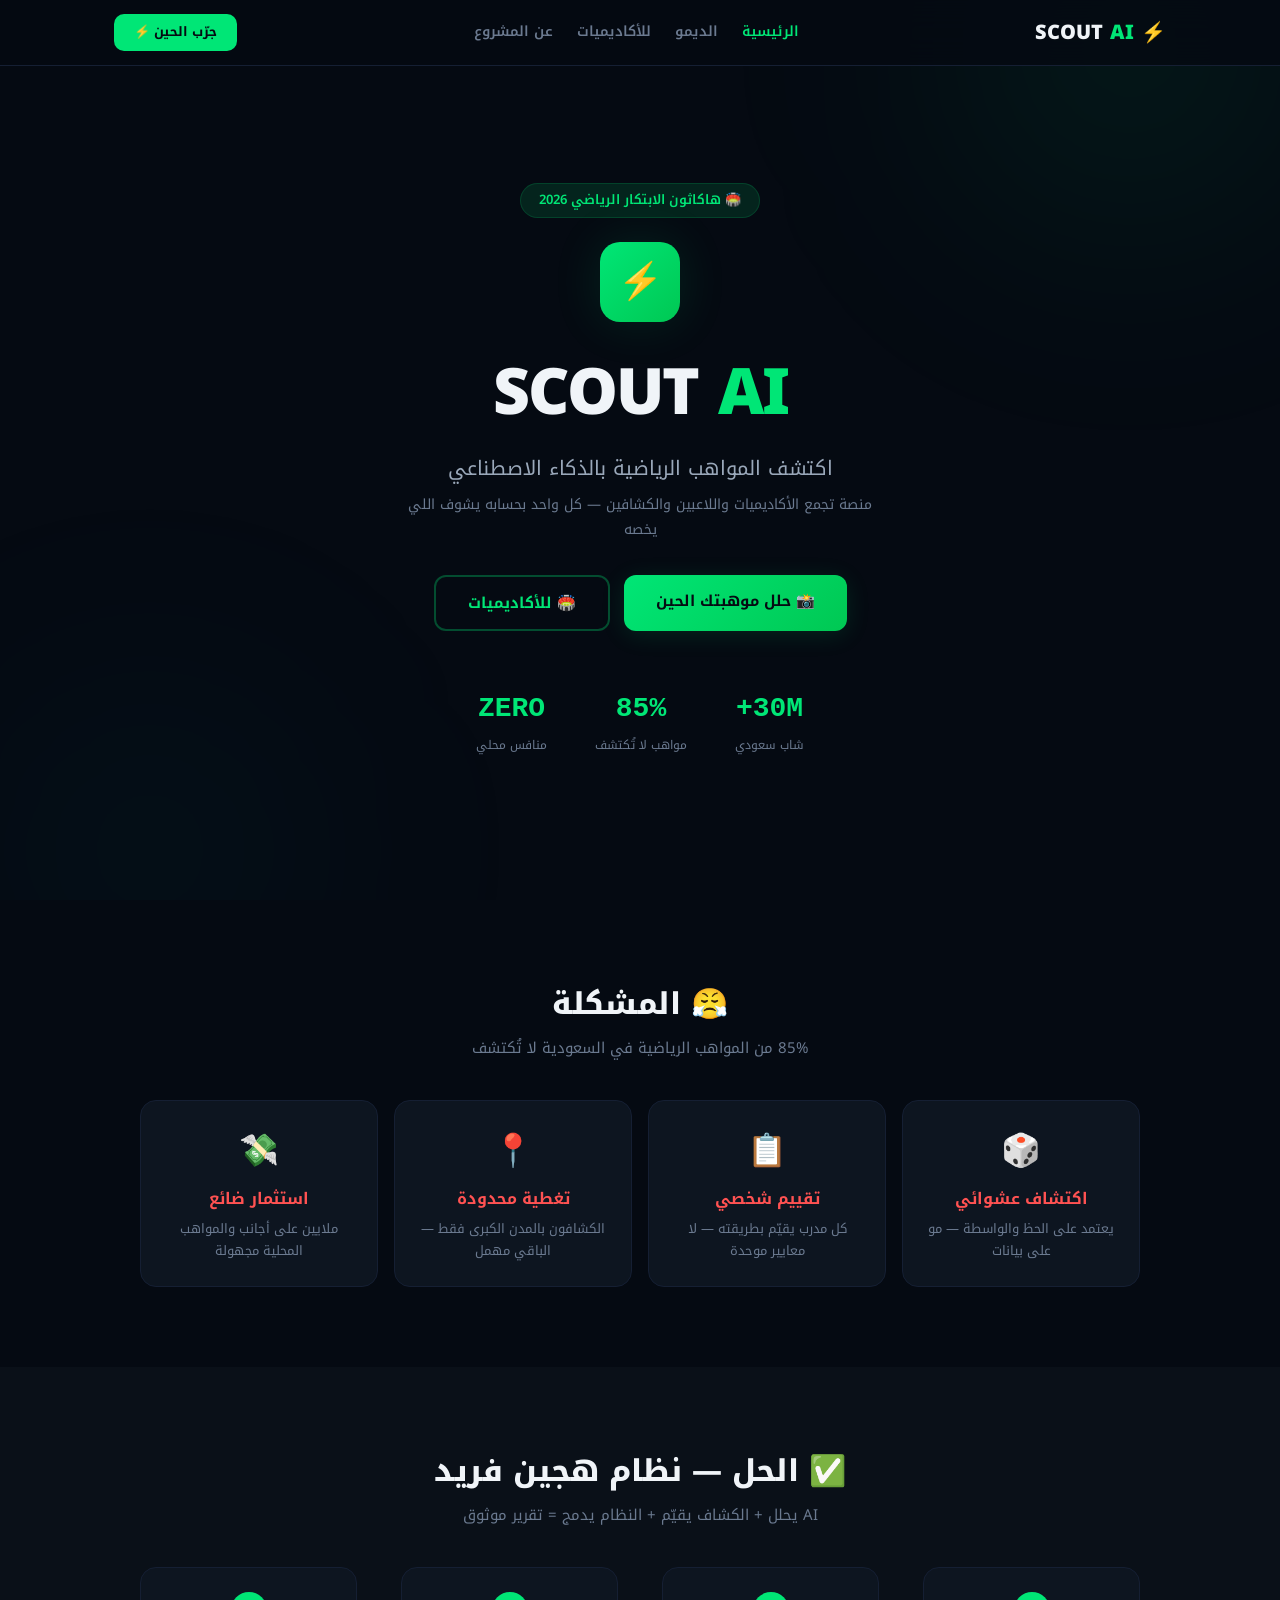
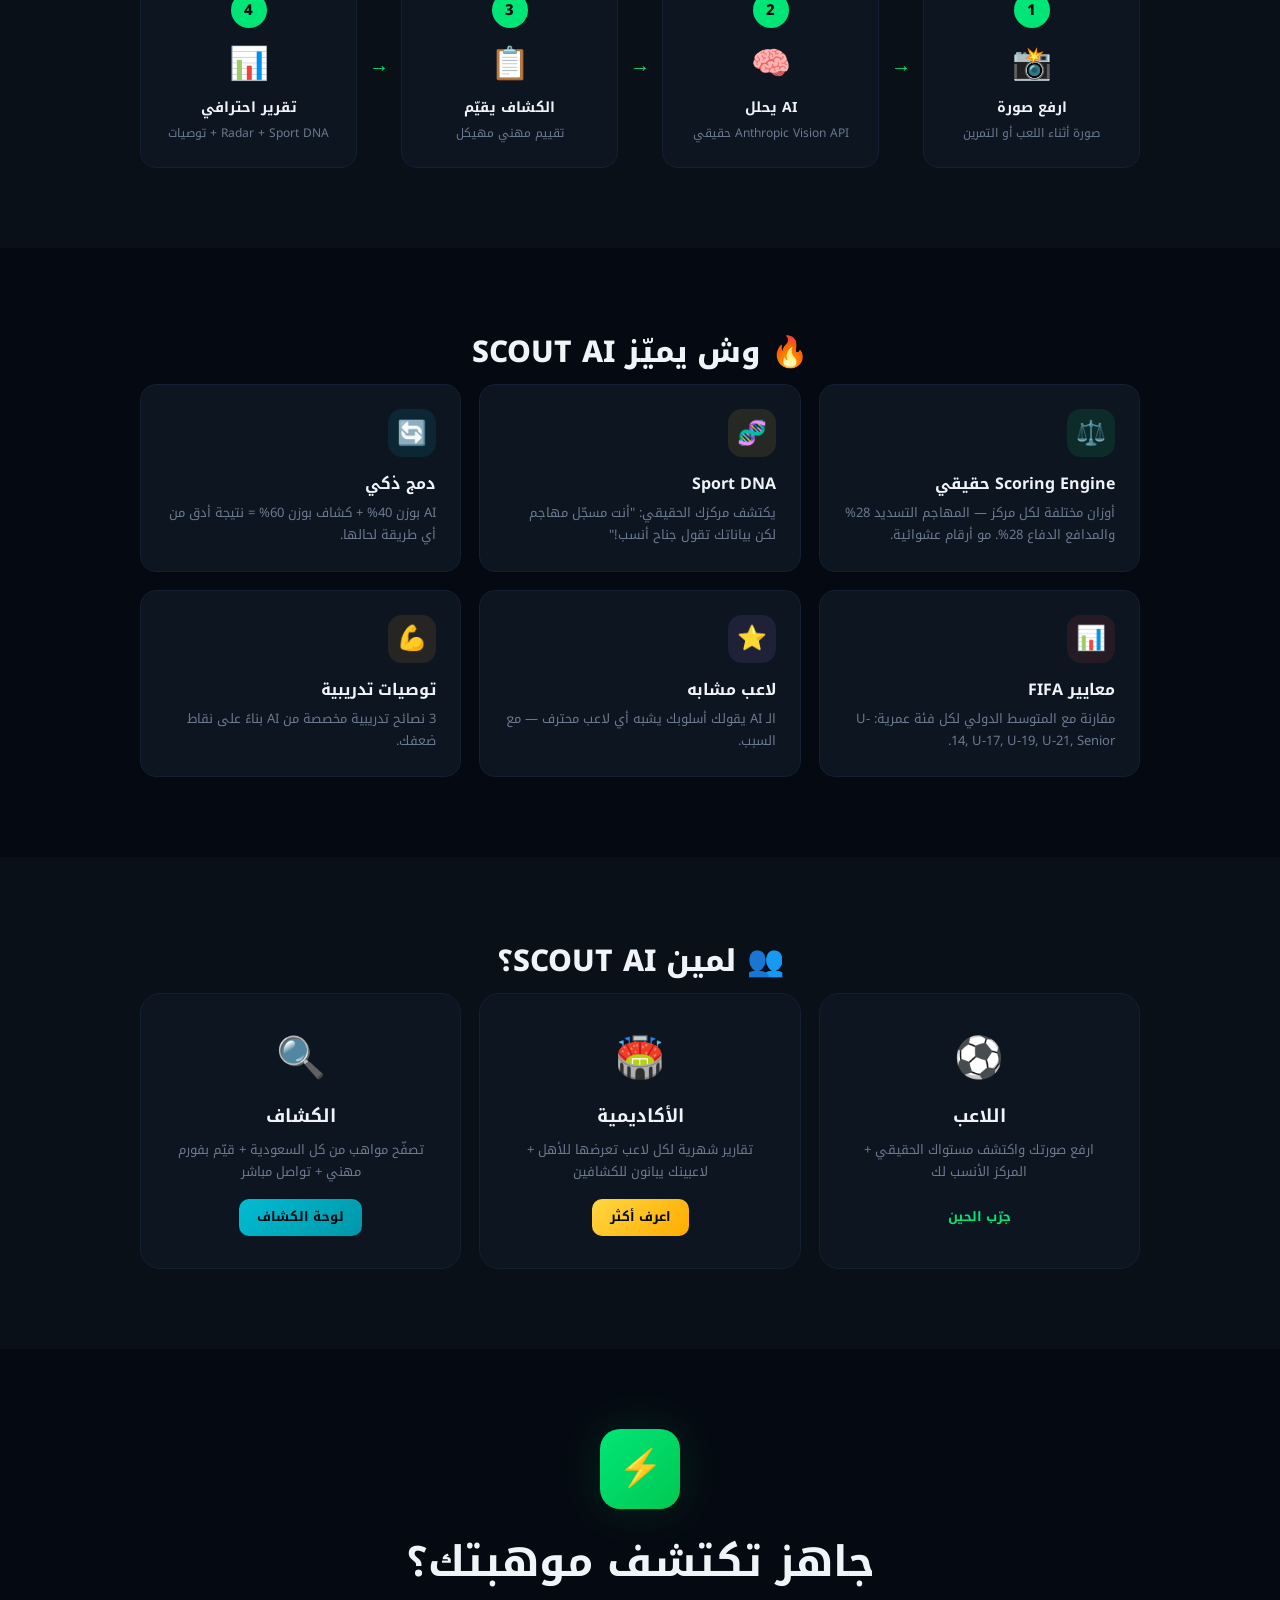
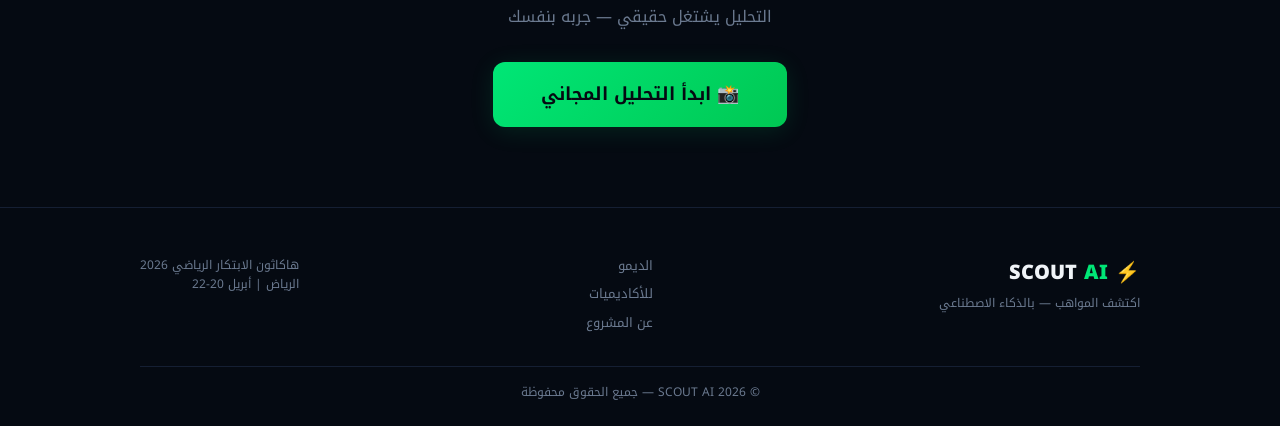
<file: index.html>
<!DOCTYPE html>
<html lang="ar" dir="rtl">
<head>
<meta charset="UTF-8">
<meta name="viewport" content="width=device-width, initial-scale=1.0">
<title>SCOUT AI — اكتشف المواهب بالذكاء الاصطناعي</title>
<meta name="description" content="منصة ذكاء اصطناعي لاكتشاف وتقييم مواهب كرة القدم الناشئين في السعودية">
<link rel="icon" href="data:image/svg+xml,<svg xmlns='http://www.w3.org/2000/svg' viewBox='0 0 100 100'><text y='.9em' font-size='90'>⚡</text></svg>">
<link href="https://fonts.googleapis.com/css2?family=Noto+Kufi+Arabic:wght@400;500;600;700;800;900&display=swap" rel="stylesheet">
<link rel="stylesheet" href="css/style.css">
</head>
<body>

<!-- Nav -->
<nav class="nav">
  <div class="nav-inner">
    <a href="index.html" class="nav-logo">⚡ SCOUT <span>AI</span></a>
    <div class="nav-links">
      <a href="index.html" class="active">الرئيسية</a>
      <a href="pages/demo.html">الديمو</a>
      <a href="pages/academy.html">للأكاديميات</a>
      <a href="pages/about.html">عن المشروع</a>
    </div>
    <a href="pages/demo.html" class="nav-cta">جرّب الحين ⚡</a>
  </div>
</nav>

<!-- Hero -->
<section class="hero">
  <div class="glow glow-1"></div>
  <div class="glow glow-2"></div>
  <div class="hero-content">
    <div class="hero-badge">🏟️ هاكاثون الابتكار الرياضي 2026</div>
    <div class="logo-icon">⚡</div>
    <h1>SCOUT <span class="accent">AI</span></h1>
    <p class="hero-sub">اكتشف المواهب الرياضية بالذكاء الاصطناعي</p>
    <p class="hero-desc">منصة تجمع الأكاديميات واللاعبين والكشافين — كل واحد بحسابه يشوف اللي يخصه</p>
    <div class="hero-btns">
      <a href="pages/demo.html" class="btn btn-primary">📸 حلل موهبتك الحين</a>
      <a href="pages/academy.html" class="btn btn-outline">🏟️ للأكاديميات</a>
    </div>
    <div class="hero-stats">
      <div class="stat"><span class="stat-num">30M+</span><span class="stat-label">شاب سعودي</span></div>
      <div class="stat"><span class="stat-num">85%</span><span class="stat-label">مواهب لا تُكتشف</span></div>
      <div class="stat"><span class="stat-num">ZERO</span><span class="stat-label">منافس محلي</span></div>
    </div>
  </div>
</section>

<!-- Problem -->
<section class="section">
  <div class="container">
    <h2 class="section-title">😤 المشكلة</h2>
    <p class="section-desc">85% من المواهب الرياضية في السعودية لا تُكتشف</p>
    <div class="grid-4">
      <div class="problem-card">
        <span class="problem-icon">🎲</span>
        <h3>اكتشاف عشوائي</h3>
        <p>يعتمد على الحظ والواسطة — مو على بيانات</p>
      </div>
      <div class="problem-card">
        <span class="problem-icon">📋</span>
        <h3>تقييم شخصي</h3>
        <p>كل مدرب يقيّم بطريقته — لا معايير موحدة</p>
      </div>
      <div class="problem-card">
        <span class="problem-icon">📍</span>
        <h3>تغطية محدودة</h3>
        <p>الكشافون بالمدن الكبرى فقط — الباقي مهمل</p>
      </div>
      <div class="problem-card">
        <span class="problem-icon">💸</span>
        <h3>استثمار ضائع</h3>
        <p>ملايين على أجانب والمواهب المحلية مجهولة</p>
      </div>
    </div>
  </div>
</section>

<!-- Solution -->
<section class="section section-dark">
  <div class="container">
    <h2 class="section-title">✅ الحل — نظام هجين فريد</h2>
    <p class="section-desc">AI يحلل + الكشاف يقيّم + النظام يدمج = تقرير موثوق</p>
    <div class="flow">
      <div class="flow-step">
        <div class="flow-num">1</div>
        <div class="flow-icon">📸</div>
        <h4>ارفع صورة</h4>
        <p>صورة أثناء اللعب أو التمرين</p>
      </div>
      <div class="flow-arrow">→</div>
      <div class="flow-step">
        <div class="flow-num">2</div>
        <div class="flow-icon">🧠</div>
        <h4>AI يحلل</h4>
        <p>Anthropic Vision API حقيقي</p>
      </div>
      <div class="flow-arrow">→</div>
      <div class="flow-step">
        <div class="flow-num">3</div>
        <div class="flow-icon">📋</div>
        <h4>الكشاف يقيّم</h4>
        <p>تقييم مهني مهيكل</p>
      </div>
      <div class="flow-arrow">→</div>
      <div class="flow-step">
        <div class="flow-num">4</div>
        <div class="flow-icon">📊</div>
        <h4>تقرير احترافي</h4>
        <p>Radar + Sport DNA + توصيات</p>
      </div>
    </div>
  </div>
</section>

<!-- Features -->
<section class="section">
  <div class="container">
    <h2 class="section-title">🔥 وش يميّز SCOUT AI</h2>
    <div class="grid-3">
      <div class="feature-card">
        <div class="feature-icon" style="background:rgba(0,230,118,0.1)">⚖️</div>
        <h3>Scoring Engine حقيقي</h3>
        <p>أوزان مختلفة لكل مركز — المهاجم التسديد 28% والمدافع الدفاع 28%. مو أرقام عشوائية.</p>
      </div>
      <div class="feature-card">
        <div class="feature-icon" style="background:rgba(255,215,64,0.1)">🧬</div>
        <h3>Sport DNA</h3>
        <p>يكتشف مركزك الحقيقي: "أنت مسجّل مهاجم لكن بياناتك تقول جناح أنسب!"</p>
      </div>
      <div class="feature-card">
        <div class="feature-icon" style="background:rgba(0,188,212,0.1)">🔄</div>
        <h3>دمج ذكي</h3>
        <p>AI بوزن 40% + كشاف بوزن 60% = نتيجة أدق من أي طريقة لحالها.</p>
      </div>
      <div class="feature-card">
        <div class="feature-icon" style="background:rgba(255,82,82,0.1)">📊</div>
        <h3>معايير FIFA</h3>
        <p>مقارنة مع المتوسط الدولي لكل فئة عمرية: U-14, U-17, U-19, U-21, Senior.</p>
      </div>
      <div class="feature-card">
        <div class="feature-icon" style="background:rgba(179,136,255,0.1)">⭐</div>
        <h3>لاعب مشابه</h3>
        <p>الـ AI يقولك أسلوبك يشبه أي لاعب محترف — مع السبب.</p>
      </div>
      <div class="feature-card">
        <div class="feature-icon" style="background:rgba(255,171,64,0.1)">💪</div>
        <h3>توصيات تدريبية</h3>
        <p>3 نصائح تدريبية مخصصة من AI بناءً على نقاط ضعفك.</p>
      </div>
    </div>
  </div>
</section>

<!-- For Who -->
<section class="section section-dark">
  <div class="container">
    <h2 class="section-title">👥 لمين SCOUT AI؟</h2>
    <div class="grid-3">
      <div class="who-card">
        <span class="who-emoji">⚽</span>
        <h3>اللاعب</h3>
        <p>ارفع صورتك واكتشف مستواك الحقيقي + المركز الأنسب لك</p>
        <a href="pages/demo.html" class="btn btn-sm">جرّب الحين</a>
      </div>
      <div class="who-card">
        <span class="who-emoji">🏟️</span>
        <h3>الأكاديمية</h3>
        <p>تقارير شهرية لكل لاعب تعرضها للأهل + لاعبينك يبانون للكشافين</p>
        <a href="pages/academy.html" class="btn btn-sm btn-gold">اعرف أكثر</a>
      </div>
      <div class="who-card">
        <span class="who-emoji">🔍</span>
        <h3>الكشاف</h3>
        <p>تصفّح مواهب من كل السعودية + قيّم بفورم مهني + تواصل مباشر</p>
        <a href="pages/demo.html" class="btn btn-sm btn-cyan">لوحة الكشاف</a>
      </div>
    </div>
  </div>
</section>

<!-- CTA -->
<section class="section cta-section">
  <div class="container" style="text-align:center">
    <div class="logo-icon" style="margin-bottom:20px">⚡</div>
    <h2 style="font-size:clamp(28px,5vw,42px); margin-bottom:8px">جاهز تكتشف موهبتك؟</h2>
    <p style="color:var(--dim); font-size:16px; margin-bottom:32px">التحليل يشتغل حقيقي — جربه بنفسك</p>
    <a href="pages/demo.html" class="btn btn-primary btn-lg">📸 ابدأ التحليل المجاني</a>
  </div>
</section>

<!-- Footer -->
<footer class="footer">
  <div class="container">
    <div class="footer-inner">
      <div>
        <div class="footer-logo">⚡ SCOUT <span>AI</span></div>
        <p>اكتشف المواهب — بالذكاء الاصطناعي</p>
      </div>
      <div class="footer-links">
        <a href="pages/demo.html">الديمو</a>
        <a href="pages/academy.html">للأكاديميات</a>
        <a href="pages/about.html">عن المشروع</a>
      </div>
      <div>
        <p>هاكاثون الابتكار الرياضي 2026</p>
        <p>الرياض | أبريل 20-22</p>
      </div>
    </div>
    <div class="footer-bottom">© 2026 SCOUT AI — جميع الحقوق محفوظة</div>
  </div>
</footer>

</body>
</html>
</file>
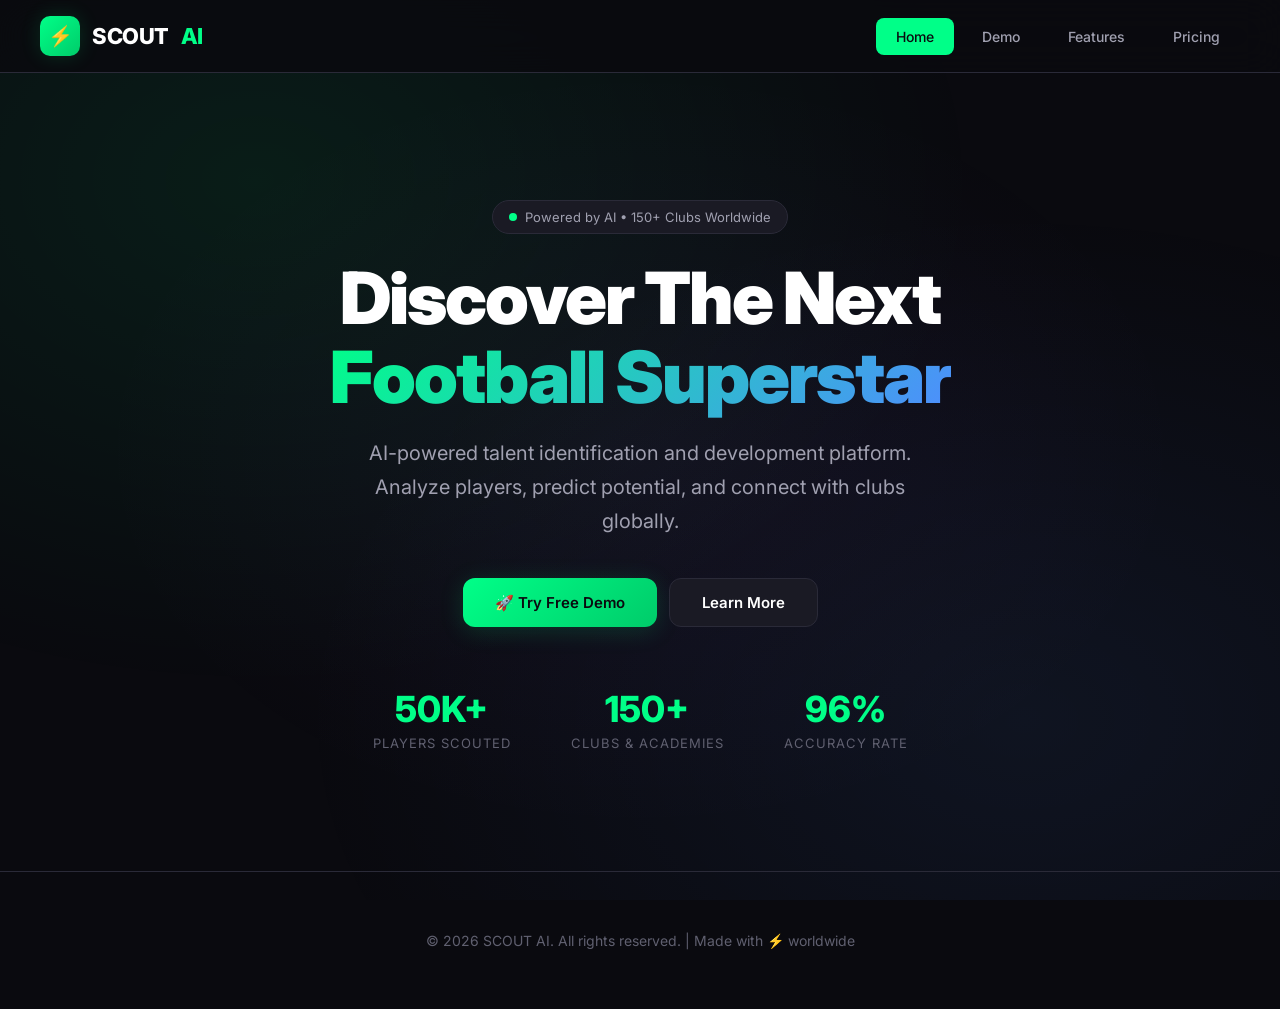
<file: docs/index.html>
<!DOCTYPE html>
<html lang="en">
<head>
<meta charset="UTF-8">
<meta name="viewport" content="width=device-width, initial-scale=1.0">
<title>SCOUT AI | Global Talent Discovery Platform</title>
<link href="https://fonts.googleapis.com/css2?family=Inter:wght@300;400;500;600;700;800;900&display=swap" rel="stylesheet">
<style>
* { margin: 0; padding: 0; box-sizing: border-box; }
:root { 
  --bg: #0a0a0f; 
  --bg2: #12121a;
  --card: #1a1a24;
  --card2: #22222e;
  --accent: #00ff88;
  --accent2: #00cc6a;
  --accent-glow: rgba(0,255,136,0.15);
  --text: #ffffff;
  --text2: #a0a0b0;
  --text3: #606070;
  --border: #2a2a38;
  --gold: #ffd700;
  --blue: #4f8cff;
  --purple: #a855f7;
}
body { font-family: 'Inter', sans-serif; background: var(--bg); color: var(--text); min-height: 100vh; overflow-x: hidden; }

/* Animated Background */
.bg-animation {
  position: fixed; top: 0; left: 0; right: 0; bottom: 0;
  background: 
    radial-gradient(ellipse at 20% 20%, rgba(0,255,136,0.08) 0%, transparent 50%),
    radial-gradient(ellipse at 80% 80%, rgba(79,140,255,0.08) 0%, transparent 50%),
    radial-gradient(ellipse at 50% 50%, rgba(168,85,247,0.05) 0%, transparent 60%);
  z-index: -1; animation: bgPulse 8s ease-in-out infinite;
}
@keyframes bgPulse { 0%,100% { opacity: 1; } 50% { opacity: 0.7; } }

/* Navigation */
.nav {
  position: fixed; top: 0; left: 0; right: 0;
  background: rgba(10,10,15,0.9); backdrop-filter: blur(20px);
  padding: 16px 40px; display: flex; justify-content: space-between; align-items: center;
  border-bottom: 1px solid var(--border); z-index: 100;
}
.logo { display: flex; align-items: center; gap: 12px; font-weight: 800; font-size: 22px; letter-spacing: -0.5px; }
.logo-icon { 
  width: 40px; height: 40px; background: linear-gradient(135deg, var(--accent), var(--accent2)); 
  border-radius: 10px; display: flex; align-items: center; justify-content: center; font-size: 20px;
  box-shadow: 0 0 20px var(--accent-glow);
}
.logo span { color: var(--accent); }
.nav-links { display: flex; gap: 8px; }
.nav-btn { 
  padding: 10px 20px; border-radius: 8px; border: none; background: transparent; 
  color: var(--text2); font-family: inherit; font-weight: 500; font-size: 14px; cursor: pointer; transition: 0.3s;
}
.nav-btn:hover { color: var(--text); background: var(--card); }
.nav-btn.active { background: var(--accent); color: var(--bg); }

/* Main Content */
.main { margin-top: 80px; padding: 40px; max-width: 1400px; margin-left: auto; margin-right: auto; }
.screen { display: none; animation: fadeIn 0.5s; }
.screen.active { display: block; }
@keyframes fadeIn { from { opacity: 0; transform: translateY(10px); } to { opacity: 1; transform: translateY(0); } }

/* Hero */
.hero { 
  text-align: center; padding: 80px 20px; position: relative;
}
.hero-badge {
  display: inline-flex; align-items: center; gap: 8px;
  padding: 8px 16px; background: var(--card); border: 1px solid var(--border);
  border-radius: 50px; font-size: 13px; color: var(--text2); margin-bottom: 24px;
}
.hero-badge .dot { width: 8px; height: 8px; background: var(--accent); border-radius: 50%; animation: pulse 2s infinite; }
@keyframes pulse { 0%,100% { opacity: 1; } 50% { opacity: 0.5; } }

.hero h1 { 
  font-size: clamp(40px, 7vw, 72px); font-weight: 900; letter-spacing: -2px; 
  margin-bottom: 20px; line-height: 1.1;
}
.hero h1 span { 
  background: linear-gradient(135deg, var(--accent), var(--blue)); 
  -webkit-background-clip: text; -webkit-text-fill-color: transparent;
}
.hero p { 
  font-size: clamp(16px, 2.5vw, 20px); color: var(--text2); 
  max-width: 600px; margin: 0 auto 40px; line-height: 1.7;
}

.hero-stats { 
  display: flex; justify-content: center; gap: 60px; flex-wrap: wrap; margin-top: 60px; 
}
.stat-box { text-align: center; }
.stat-num { font-size: 36px; font-weight: 800; color: var(--accent); }
.stat-label { font-size: 13px; color: var(--text3); margin-top: 4px; text-transform: uppercase; letter-spacing: 1px; }

/* Buttons */
.btn { 
  padding: 14px 32px; border-radius: 12px; border: none; font-family: inherit; 
  font-size: 15px; font-weight: 600; cursor: pointer; transition: 0.3s; display: inline-flex; align-items: center; gap: 8px;
}
.btn-primary { 
  background: linear-gradient(135deg, var(--accent), var(--accent2)); color: var(--bg); 
  box-shadow: 0 4px 24px var(--accent-glow);
}
.btn-primary:hover { transform: translateY(-2px); box-shadow: 0 8px 32px var(--accent-glow); }
.btn-secondary { background: var(--card); color: var(--text); border: 1px solid var(--border); }
.btn-secondary:hover { background: var(--card2); }

/* Features Grid */
.features { padding: 40px 20px; max-width: 1200px; margin: 0 auto; }
.features h2 { text-align: center; font-size: 32px; font-weight: 800; margin-bottom: 48px; letter-spacing: -1px; }
.features h2 span { color: var(--accent); }

.grid-3 { display: grid; grid-template-columns: repeat(auto-fit, minmax(300px, 1fr)); gap: 20px; }
.card { 
  background: var(--card); border: 1px solid var(--border); border-radius: 20px; 
  padding: 32px; transition: 0.3s;
}
.card:hover { border-color: var(--accent); transform: translateY(-4px); }
.feature-icon { 
  width: 56px; height: 56px; background: linear-gradient(135deg, var(--accent-glow), transparent); 
  border-radius: 14px; display: flex; align-items: center; justify-content: center; font-size: 28px; margin-bottom: 20px;
}
.feature-title { font-size: 18px; font-weight: 700; margin-bottom: 12px; }
.feature-desc { font-size: 14px; color: var(--text2); line-height: 1.7; }

/* Demo Section */
.demo-section { padding: 60px 20px; max-width: 1000px; margin: 0 auto; }
.demo-container { 
  background: var(--card); border-radius: 24px; padding: 32px; 
  border: 1px solid var(--border); overflow: hidden;
}

.demo-tabs { display: flex; gap: 8px; margin-bottom: 24px; flex-wrap: wrap; }
.demo-tab { 
  padding: 10px 20px; border-radius: 10px; border: none; background: var(--bg); 
  color: var(--text2); font-weight: 600; font-size: 13px; cursor: pointer; transition: 0.3s;
}
.demo-tab.active { background: var(--accent); color: var(--bg); }

.demo-screen { display: none; }
.demo-screen.active { display: block; animation: fadeIn 0.3s; }

/* Upload Zone */
.upload-zone { 
  border: 2px dashed var(--border); border-radius: 16px; padding: 60px 24px; 
  text-align: center; cursor: pointer; transition: 0.3s;
}
.upload-zone:hover { border-color: var(--accent); background: var(--accent-glow); }
.upload-icon { font-size: 56px; margin-bottom: 16px; }
.upload-title { font-size: 20px; font-weight: 700; margin-bottom: 8px; }
.upload-subtitle { font-size: 14px; color: var(--text3); }

/* Analyzing */
.analyzing { text-align: center; padding: 60px; }
.loader { 
  width: 100px; height: 100px; border: 3px solid var(--border); 
  border-top-color: var(--accent); border-radius: 50%; 
  animation: spin 1s linear infinite; margin: 0 auto 24px;
}
@keyframes spin { to { transform: rotate(360deg); } }
.status-text { font-size: 16px; color: var(--accent); margin-bottom: 16px; }
.progress-bar { height: 6px; background: var(--border); border-radius: 3px; overflow: hidden; }
.progress-fill { height: 100%; background: var(--accent); border-radius: 3px; transition: width 0.3s; }

/* Results */
.result-header { 
  display: flex; justify-content: space-between; align-items: flex-start; 
  gap: 24px; flex-wrap: wrap; margin-bottom: 32px;
}
.player-info { flex: 1; min-width: 250px; }
.player-name { font-size: 28px; font-weight: 800; margin-bottom: 8px; }
.player-meta { display: flex; gap: 8px; flex-wrap: wrap; }
.badge { 
  display: inline-block; padding: 6px 14px; border-radius: 20px; font-size: 12px; 
  font-weight: 600; background: var(--accent-glow); color: var(--accent); border: 1px solid rgba(0,255,136,0.3);
}
.badge.gold { background: rgba(255,215,0,0.1); color: var(--gold); border-color: rgba(255,215,0,0.3); }

.score-circle { 
  width: 100px; height: 100px; border-radius: 50%; border: 3px solid var(--accent); 
  display: flex; flex-direction: column; align-items: center; justify-content: center; 
  background: var(--accent-glow);
}
.score-num { font-size: 36px; font-weight: 900; color: var(--accent); }
.score-label { font-size: 11px; color: var(--text2); }

/* Skills */
.skills-grid { display: grid; grid-template-columns: repeat(auto-fit, minmax(200px, 1fr)); gap: 16px; margin-bottom: 32px; }
.skill-item { background: var(--bg); border-radius: 12px; padding: 16px; }
.skill-header { display: flex; justify-content: space-between; margin-bottom: 8px; }
.skill-name { font-size: 13px; color: var(--text2); }
.skill-value { font-size: 14px; font-weight: 700; color: var(--accent); }
.skill-bar { height: 6px; background: var(--border); border-radius: 3px; overflow: hidden; }
.skill-fill { height: 100%; background: var(--accent); border-radius: 3px; transition: width 0.5s; }

/* Sport DNA */
.dna-section { 
  background: var(--bg); border-radius: 16px; padding: 24px; margin-bottom: 24px;
  border: 1px solid var(--gold);
}
.dna-title { font-size: 16px; font-weight: 700; color: var(--gold); margin-bottom: 16px; }
.dna-grid { display: grid; grid-template-columns: repeat(3, 1fr); gap: 12px; }
.dna-item { 
  background: var(--card); border: 2px solid var(--border); border-radius: 12px; 
  padding: 16px; text-align: center; transition: 0.3s;
}
.dna-item.recommended { border-color: var(--gold); background: rgba(255,215,0,0.1); }
.dna-match { font-size: 24px; font-weight: 900; color: var(--text); }
.dna-item.recommended .dna-match { color: var(--gold); }
.dna-position { font-size: 12px; color: var(--text2); margin-top: 4px; }

/* Footer */
.footer { 
  text-align: center; padding: 60px 20px; border-top: 1px solid var(--border); 
  color: var(--text3); font-size: 14px;
}

/* Mobile */
@media (max-width: 768px) {
  .nav { padding: 12px 20px; flex-direction: column; gap: 12px; }
  .nav-links { flex-wrap: wrap; justify-content: center; }
  .hero-stats { gap: 30px; }
  .dna-grid { grid-template-columns: repeat(2, 1fr); }
  .result-header { flex-direction: column; align-items: center; text-align: center; }
  .player-meta { justify-content: center; }
}
</style>
</head>
<body>
<div class="bg-animation"></div>

<nav class="nav">
<div class="logo"><div class="logo-icon">⚡</div>SCOUT <span>AI</span></div>
<div class="nav-links">
<button class="nav-btn active" onclick="show('home')">Home</button>
<button class="nav-btn" onclick="show('demo')">Demo</button>
<button class="nav-btn" onclick="show('features')">Features</button>
<button class="nav-btn" onclick="show('pricing')">Pricing</button>
</div>
</nav>

<main class="main">
<!-- HOME -->
<section id="home" class="screen active">
<div class="hero">
<div class="hero-badge"><span class="dot"></span>Powered by AI • 150+ Clubs Worldwide</div>
<h1>Discover The Next<br><span>Football Superstar</span></h1>
<p>AI-powered talent identification and development platform. Analyze players, predict potential, and connect with clubs globally.</p>
<div style="display: flex; gap: 12px; justify-content: center; flex-wrap: wrap;">
<button class="btn btn-primary" onclick="show('demo')">🚀 Try Free Demo</button>
<button class="btn btn-secondary" onclick="show('features')">Learn More</button>
</div>
<div class="hero-stats">
<div class="stat-box"><div class="stat-num">50K+</div><div class="stat-label">Players Scouted</div></div>
<div class="stat-box"><div class="stat-num">150+</div><div class="stat-label">Clubs & Academies</div></div>
<div class="stat-box"><div class="stat-num">96%</div><div class="stat-label">Accuracy Rate</div></div>
</div>
</div>
</section>

<!-- DEMO -->
<section id="demo" class="screen">
<div class="demo-container">
<div class="demo-tabs">
<button class="demo-tab active" onclick="demoTab('upload')">📤 Upload</button>
<button class="demo-tab" onclick="demoTab('analyzing')">🧠 AI Analysis</button>
<button class="demo-tab" onclick="demoTab('results')">📊 Results</button>
</div>

<div id="upload" class="demo-screen active">
<div class="upload-zone" onclick="startAnalysis()">
<div class="upload-icon">🎬</div>
<div class="upload-title">Upload Player Video</div>
<div class="upload-subtitle">MP4, MOV - Max 100MB</div>
</div>
</div>

<div id="analyzing" class="demo-screen">
<div class="analyzing">
<div class="loader"></div>
<div class="status-text" id="analysisStatus">Initializing AI...</div>
<div class="progress-bar" style="max-width: 300px; margin: 0 auto;"><div class="progress-fill" id="progressBar" style="width: 0%"></div></div>
</div>
</div>

<div id="results" class="demo-screen">
<div class="result-header">
<div class="player-info">
<div class="player-name">Ahmed Al-Rashid</div>
<div class="player-meta">
<span class="badge">Forward</span>
<span class="badge" style="background: var(--bg);color: var(--text2)">17 years</span>
<span class="badge" style="background: var(--bg);color: var(--text2)">Riyadh</span>
</div>
</div>
<div class="score-circle">
<div class="score-num" id="overallScore">84</div>
<div class="score-label">OVERALL</div>
</div>
</div>

<div class="skills-grid">
<div class="skill-item"><div class="skill-header"><span class="skill-name">⚡ Speed</span><span class="skill-value">88</span></div><div class="skill-bar"><div class="skill-fill" style="width: 88%"></div></div></div>
<div class="skill-item"><div class="skill-header"><span class="skill-name">🎯 Shooting</span><span class="skill-value">86</span></div><div class="skill-bar"><div class="skill-fill" style="width: 86%"></div></div></div>
<div class="skill-item"><div class="skill-header"><span class="skill-name">👟 Passing</span><span class="skill-value">78</span></div><div class="skill-bar"><div class="skill-fill" style="width: 78%"></div></div></div>
<div class="skill-item"><div class="skill-header"><span class="skill-name">🏃 Dribbling</span><span class="skill-value">82</span></div><div class="skill-bar"><div class="skill-fill" style="width: 82%"></div></div></div>
</div>

<div class="dna-section">
<div class="dna-title">🧬 Sport DNA - Best Position</div>
<div class="dna-grid">
<div class="dna-item"><div class="dna-match">78%</div><div class="dna-position">Forward</div></div>
<div class="dna-item recommended"><div class="dna-match">87%</div><div class="dna-position">Att. Mid ⭐</div></div>
<div class="dna-item"><div class="dna-match">82%</div><div class="dna-position">Winger</div></div>
</div>
</div>

<div style="text-align: center;">
<button class="btn btn-primary" onclick="show('home')">← Back to Home</button>
</div>
</div>
</div>
</div>
</section>

<!-- FEATURES -->
<section id="features" class="screen">
<div class="features">
<h2>Powerful <span>AI Features</span></h2>
<div class="grid-3">
<div class="card"><div class="feature-icon">🎥</div><div class="feature-title">Smart Video Analysis</div><div class="feature-desc">AI computer vision analyzes player movements, decision making, and technical skills from game footage.</div></div>
<div class="card"><div class="feature-icon">🧬</div><div class="feature-title">Sport DNA</div><div class="feature-desc">Our algorithm determines the optimal position based on player's unique skill profile.</div></div>
<div class="card"><div class="feature-icon">🏥</div><div class="feature-title">Injury Prediction</div><div class="feature-desc">Predict injury risk based on training load, history, and physical attributes.</div></div>
<div class="card"><div class="feature-icon">🧠</div><div class="feature-title">Psychological Assessment</div><div class="feature-desc">Evaluate mental strength, pressure handling, leadership, and focus abilities.</div></div>
<div class="card"><div class="feature-icon">📊</div><div class="feature-title">International Benchmarks</div><div class="feature-desc">Compare players against FIFA standards and top leagues worldwide.</div></div>
<div class="card"><div class="feature-icon">🤝</div><div class="feature-title">Club Connect</div><div class="feature-desc">Direct platform for clubs to discover talent and manage player offers.</div></div>
</div>
</div>
</section>

<!-- PRICING -->
<section id="pricing" class="screen">
<div class="features">
<h2>Simple <span>Pricing</span></h2>
<div class="grid-3">
<div class="card" style="text-align: center;">
<div style="font-size: 14px; color: var(--text2); margin-bottom: 12px;">PLAYER</div>
<div style="font-size: 36px; font-weight: 900; margin-bottom: 8px;">$13<span style="font-size: 16px; color: var(--text2);">/mo</span></div>
<div style="font-size: 13px; color: var(--text3); margin-bottom: 24px;">$149/year</div>
<div class="btn btn-secondary" style="width: 100%; justify-content: center;">Get Started</div>
</div>
<div class="card" style="text-align: center; border-color: var(--accent);">
<div style="font-size: 14px; color: var(--accent); margin-bottom: 12px;">ACADEMY</div>
<div style="font-size: 36px; font-weight: 900; margin-bottom: 8px;">$533<span style="font-size: 16px; color: var(--text2);">/mo</span></div>
<div style="font-size: 13px; color: var(--text3); margin-bottom: 24px;">Up to 50 players</div>
<div class="btn btn-primary" style="width: 100%; justify-content: center;">Get Started</div>
</div>
<div class="card" style="text-align: center;">
<div style="font-size: 14px; color: var(--gold); margin-bottom: 12px;">CLUB</div>
<div style="font-size: 36px; font-weight: 900; margin-bottom: 8px;">$1,333<span style="font-size: 16px; color: var(--text2);">/mo</span></div>
<div style="font-size: 13px; color: var(--text3); margin-bottom: 24px;">Unlimited + API</div>
<div class="btn btn-secondary" style="width: 100%; justify-content: center;">Contact Us</div>
</div>
</div>
</div>
</section>
</main>

<footer class="footer">
<div>© 2026 SCOUT AI. All rights reserved. | Made with ⚡ worldwide</div>
</footer>

<script>
function show(id) {
  document.querySelectorAll('.screen').forEach(s => s.classList.remove('active'));
  document.getElementById(id).classList.add('active');
  document.querySelectorAll('.nav-btn').forEach(b => b.classList.remove('active'));
  event.target.classList.add('active');
}

function demoTab(id) {
  document.querySelectorAll('.demo-screen').forEach(s => s.classList.remove('active'));
  document.getElementById(id).classList.add('active');
  document.querySelectorAll('.demo-tab').forEach(t => t.classList.remove('active'));
  event.target.classList.add('active');
}

function startAnalysis() {
  demoTab('analyzing');
  const status = document.getElementById('analysisStatus');
  const bar = document.getElementById('progressBar');
  const steps = ["Initializing AI...", "Analyzing video...", "Processing skills...", "Computing DNA...", "Generating report..."];
  let i = 0, progress = 0;
  
  const interval = setInterval(() => {
    progress += 3;
    if (progress > 100) progress = 100;
    bar.style.width = progress + '%';
    status.innerText = steps[Math.min(i, steps.length-1)];
    if (progress % 20 === 0) i++;
    
    if (progress >= 100) {
      clearInterval(interval);
      setTimeout(() => demoTab('results'), 500);
    }
  }, 100);
}
</script>
</body>
</html>
</file>
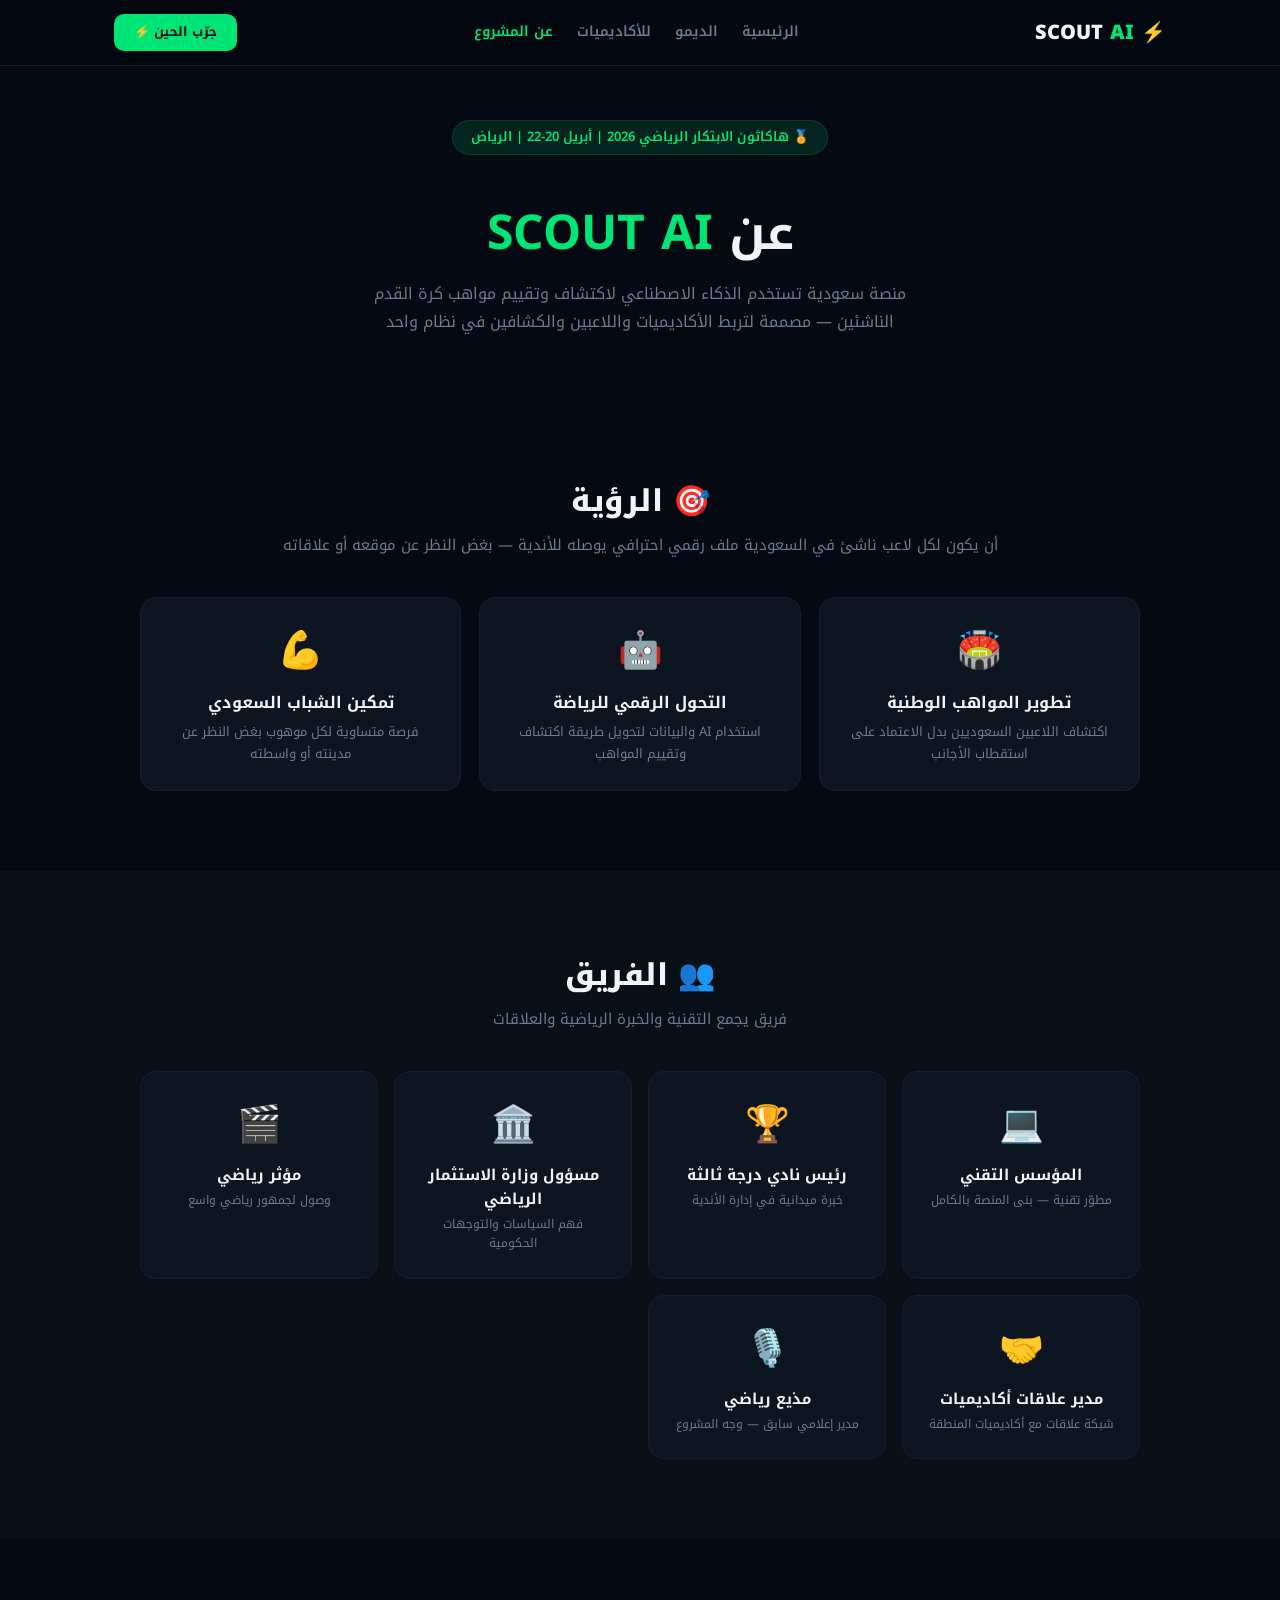
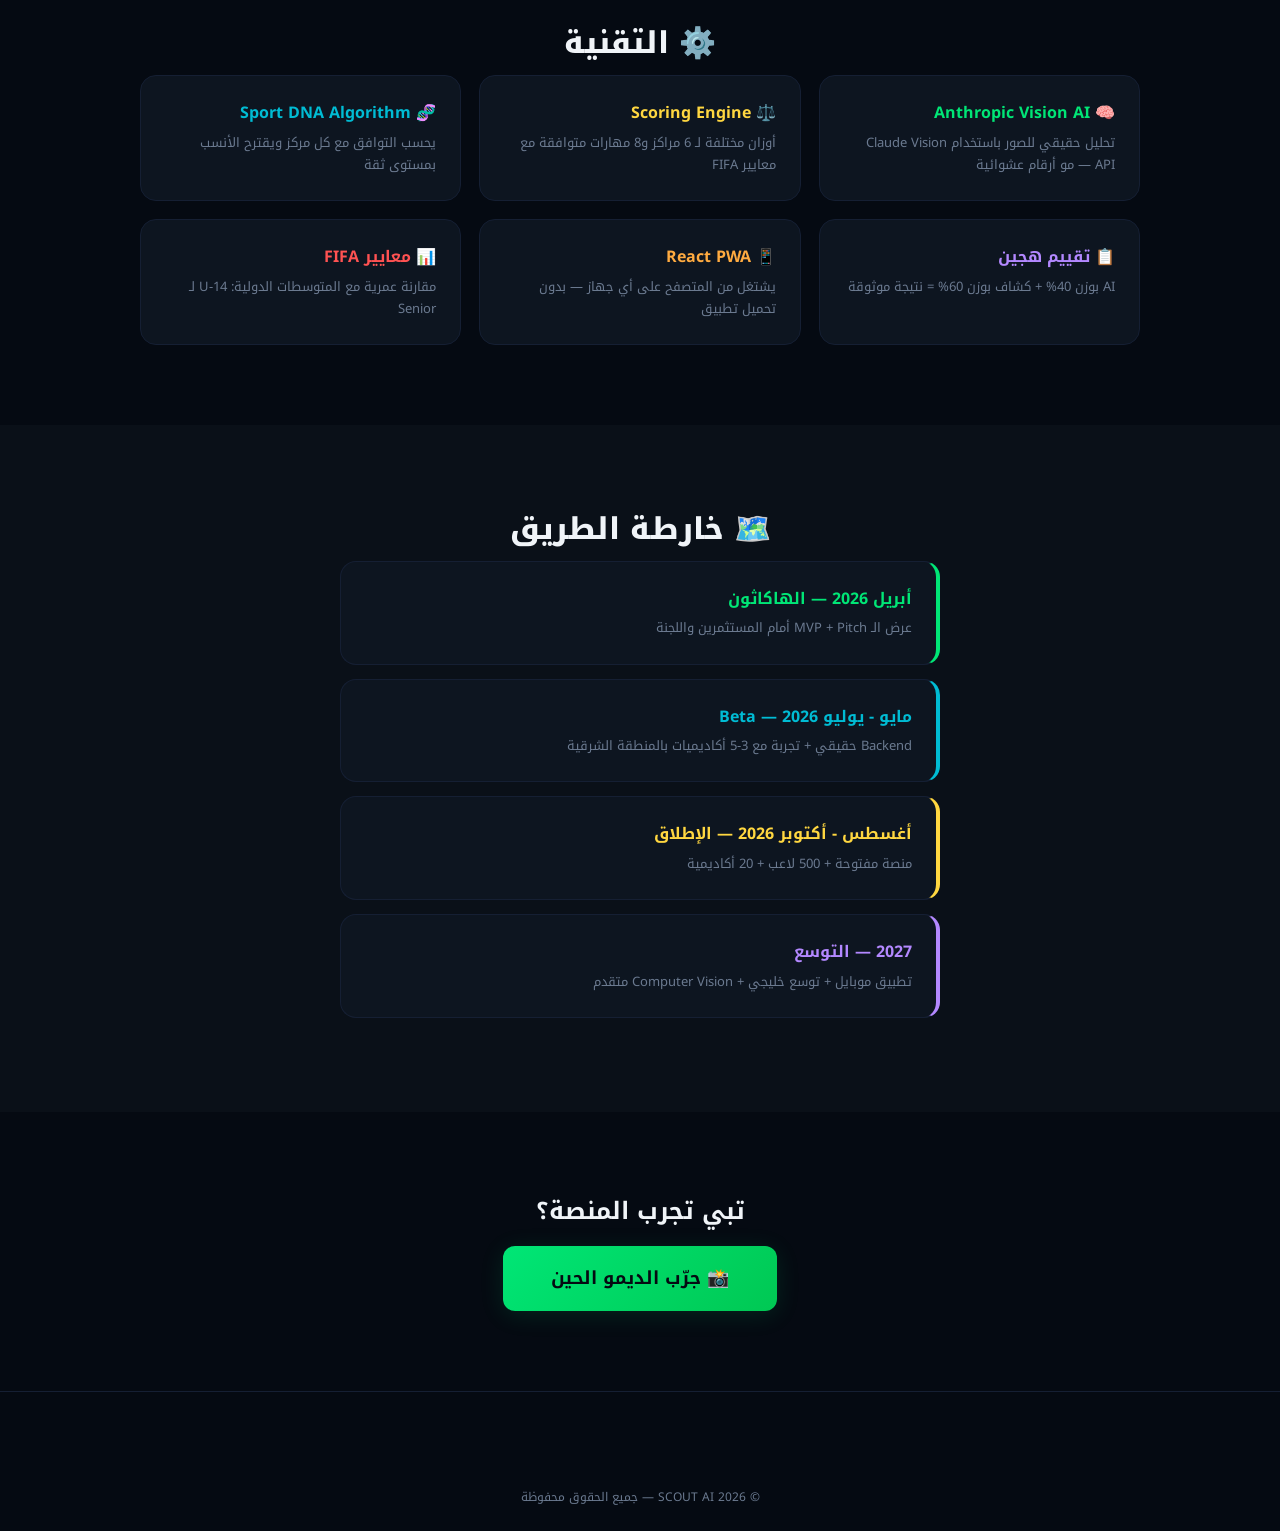
<file: pages/about.html>
<!DOCTYPE html>
<html lang="ar" dir="rtl">
<head>
<meta charset="UTF-8">
<meta name="viewport" content="width=device-width, initial-scale=1.0">
<title>SCOUT AI — عن المشروع</title>
<link rel="icon" href="data:image/svg+xml,<svg xmlns='http://www.w3.org/2000/svg' viewBox='0 0 100 100'><text y='.9em' font-size='90'>⚡</text></svg>">
<link href="https://fonts.googleapis.com/css2?family=Noto+Kufi+Arabic:wght@400;500;600;700;800;900&display=swap" rel="stylesheet">
<link rel="stylesheet" href="../css/style.css">
</head>
<body>

<nav class="nav">
  <div class="nav-inner">
    <a href="../index.html" class="nav-logo">⚡ SCOUT <span>AI</span></a>
    <div class="nav-links">
      <a href="../index.html">الرئيسية</a>
      <a href="demo.html">الديمو</a>
      <a href="academy.html">للأكاديميات</a>
      <a href="about.html" class="active">عن المشروع</a>
    </div>
    <a href="demo.html" class="nav-cta">جرّب الحين ⚡</a>
  </div>
</nav>

<section class="about-hero">
  <div class="container">
    <div class="hero-badge">🏅 هاكاثون الابتكار الرياضي 2026 | أبريل 20-22 | الرياض</div>
    <h1 style="font-size:clamp(30px,6vw,48px); margin:16px 0 8px;">عن <span class="accent">SCOUT AI</span></h1>
    <p style="color:var(--dim); font-size:16px; max-width:560px; margin:0 auto; line-height:1.8;">منصة سعودية تستخدم الذكاء الاصطناعي لاكتشاف وتقييم مواهب كرة القدم الناشئين — مصممة لتربط الأكاديميات واللاعبين والكشافين في نظام واحد</p>
  </div>
</section>

<!-- Vision -->
<section class="section">
  <div class="container">
    <h2 class="section-title">🎯 الرؤية</h2>
    <p class="section-desc">أن يكون لكل لاعب ناشئ في السعودية ملف رقمي احترافي يوصله للأندية — بغض النظر عن موقعه أو علاقاته</p>

    <div class="grid-3">
      <div class="feature-card" style="text-align:center">
        <div style="font-size:36px; margin-bottom:10px">🏟️</div>
        <h3>تطوير المواهب الوطنية</h3>
        <p>اكتشاف اللاعبين السعوديين بدل الاعتماد على استقطاب الأجانب</p>
      </div>
      <div class="feature-card" style="text-align:center">
        <div style="font-size:36px; margin-bottom:10px">🤖</div>
        <h3>التحول الرقمي للرياضة</h3>
        <p>استخدام AI والبيانات لتحويل طريقة اكتشاف وتقييم المواهب</p>
      </div>
      <div class="feature-card" style="text-align:center">
        <div style="font-size:36px; margin-bottom:10px">💪</div>
        <h3>تمكين الشباب السعودي</h3>
        <p>فرصة متساوية لكل موهوب بغض النظر عن مدينته أو واسطته</p>
      </div>
    </div>
  </div>
</section>

<!-- Team -->
<section class="section section-dark">
  <div class="container">
    <h2 class="section-title">👥 الفريق</h2>
    <p class="section-desc">فريق يجمع التقنية والخبرة الرياضية والعلاقات</p>
    <div class="team-grid">
      <div class="team-card">
        <div class="emoji">💻</div>
        <h3>المؤسس التقني</h3>
        <p>مطوّر تقنية — بنى المنصة بالكامل</p>
      </div>
      <div class="team-card">
        <div class="emoji">🏆</div>
        <h3>رئيس نادي درجة ثالثة</h3>
        <p>خبرة ميدانية في إدارة الأندية</p>
      </div>
      <div class="team-card">
        <div class="emoji">🏛️</div>
        <h3>مسؤول وزارة الاستثمار الرياضي</h3>
        <p>فهم السياسات والتوجهات الحكومية</p>
      </div>
      <div class="team-card">
        <div class="emoji">🎬</div>
        <h3>مؤثر رياضي</h3>
        <p>وصول لجمهور رياضي واسع</p>
      </div>
      <div class="team-card">
        <div class="emoji">🤝</div>
        <h3>مدير علاقات أكاديميات</h3>
        <p>شبكة علاقات مع أكاديميات المنطقة</p>
      </div>
      <div class="team-card">
        <div class="emoji">🎙️</div>
        <h3>مذيع رياضي</h3>
        <p>مدير إعلامي سابق — وجه المشروع</p>
      </div>
    </div>
  </div>
</section>

<!-- Tech -->
<section class="section">
  <div class="container">
    <h2 class="section-title">⚙️ التقنية</h2>
    <div class="grid-3">
      <div class="feature-card">
        <h3 style="color:var(--accent)">🧠 Anthropic Vision AI</h3>
        <p>تحليل حقيقي للصور باستخدام Claude Vision API — مو أرقام عشوائية</p>
      </div>
      <div class="feature-card">
        <h3 style="color:var(--gold)">⚖️ Scoring Engine</h3>
        <p>أوزان مختلفة لـ 6 مراكز و8 مهارات متوافقة مع معايير FIFA</p>
      </div>
      <div class="feature-card">
        <h3 style="color:var(--cyan)">🧬 Sport DNA Algorithm</h3>
        <p>يحسب التوافق مع كل مركز ويقترح الأنسب بمستوى ثقة</p>
      </div>
      <div class="feature-card">
        <h3 style="color:var(--purple)">📋 تقييم هجين</h3>
        <p>AI بوزن 40% + كشاف بوزن 60% = نتيجة موثوقة</p>
      </div>
      <div class="feature-card">
        <h3 style="color:var(--warn)">📱 React PWA</h3>
        <p>يشتغل من المتصفح على أي جهاز — بدون تحميل تطبيق</p>
      </div>
      <div class="feature-card">
        <h3 style="color:var(--danger)">📊 معايير FIFA</h3>
        <p>مقارنة عمرية مع المتوسطات الدولية: U-14 لـ Senior</p>
      </div>
    </div>
  </div>
</section>

<!-- Roadmap -->
<section class="section section-dark">
  <div class="container">
    <h2 class="section-title">🗺️ خارطة الطريق</h2>
    <div style="max-width:600px; margin:0 auto">
      <div class="feature-card" style="margin-bottom:14px; border-right:4px solid var(--accent)">
        <h3 style="color:var(--accent)">أبريل 2026 — الهاكاثون</h3>
        <p>عرض الـ MVP + Pitch أمام المستثمرين واللجنة</p>
      </div>
      <div class="feature-card" style="margin-bottom:14px; border-right:4px solid var(--cyan)">
        <h3 style="color:var(--cyan)">مايو - يوليو 2026 — Beta</h3>
        <p>Backend حقيقي + تجربة مع 3-5 أكاديميات بالمنطقة الشرقية</p>
      </div>
      <div class="feature-card" style="margin-bottom:14px; border-right:4px solid var(--gold)">
        <h3 style="color:var(--gold)">أغسطس - أكتوبر 2026 — الإطلاق</h3>
        <p>منصة مفتوحة + 500 لاعب + 20 أكاديمية</p>
      </div>
      <div class="feature-card" style="margin-bottom:14px; border-right:4px solid var(--purple)">
        <h3 style="color:var(--purple)">2027 — التوسع</h3>
        <p>تطبيق موبايل + توسع خليجي + Computer Vision متقدم</p>
      </div>
    </div>
  </div>
</section>

<section class="section cta-section" style="text-align:center">
  <div class="container">
    <h2 style="margin-bottom:16px">تبي تجرب المنصة؟</h2>
    <a href="demo.html" class="btn btn-primary btn-lg">📸 جرّب الديمو الحين</a>
  </div>
</section>

<footer class="footer">
  <div class="container">
    <div class="footer-bottom" style="border:none">© 2026 SCOUT AI — جميع الحقوق محفوظة</div>
  </div>
</footer>

</body>
</html>
</file>
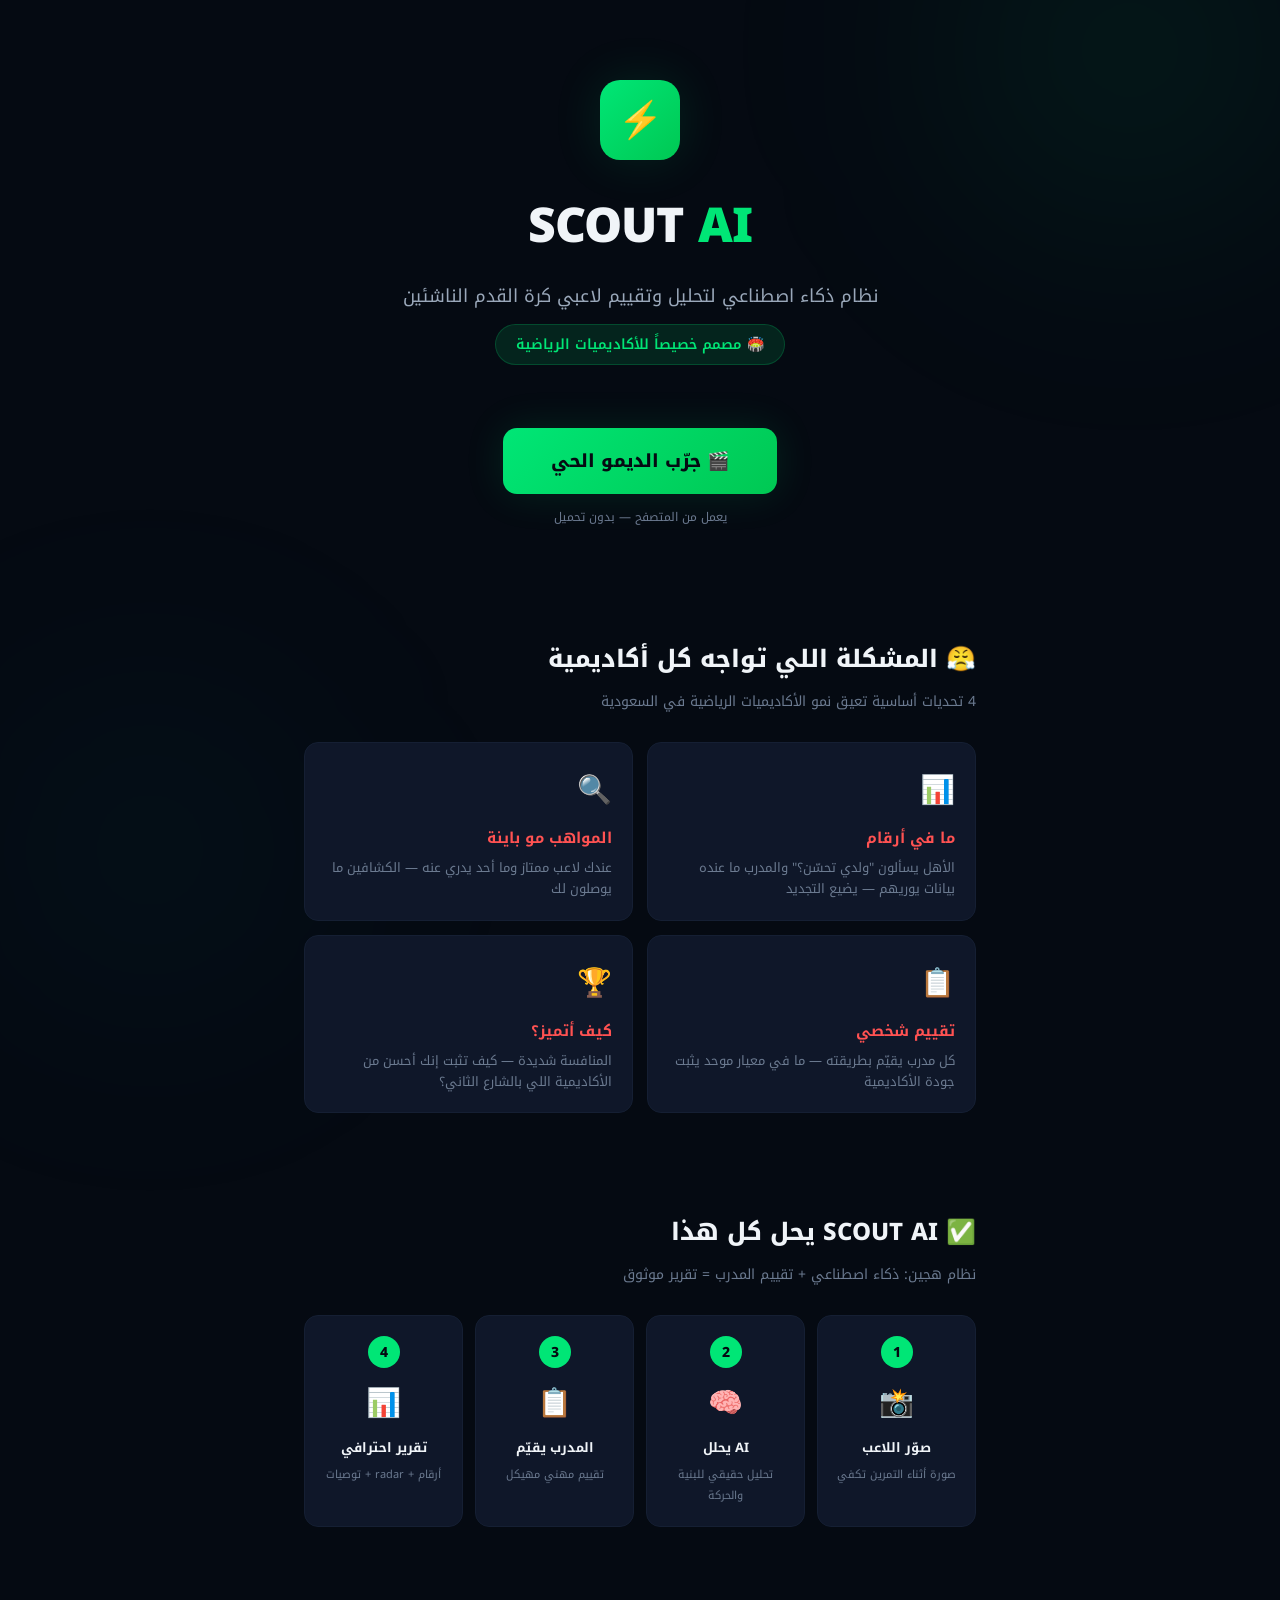
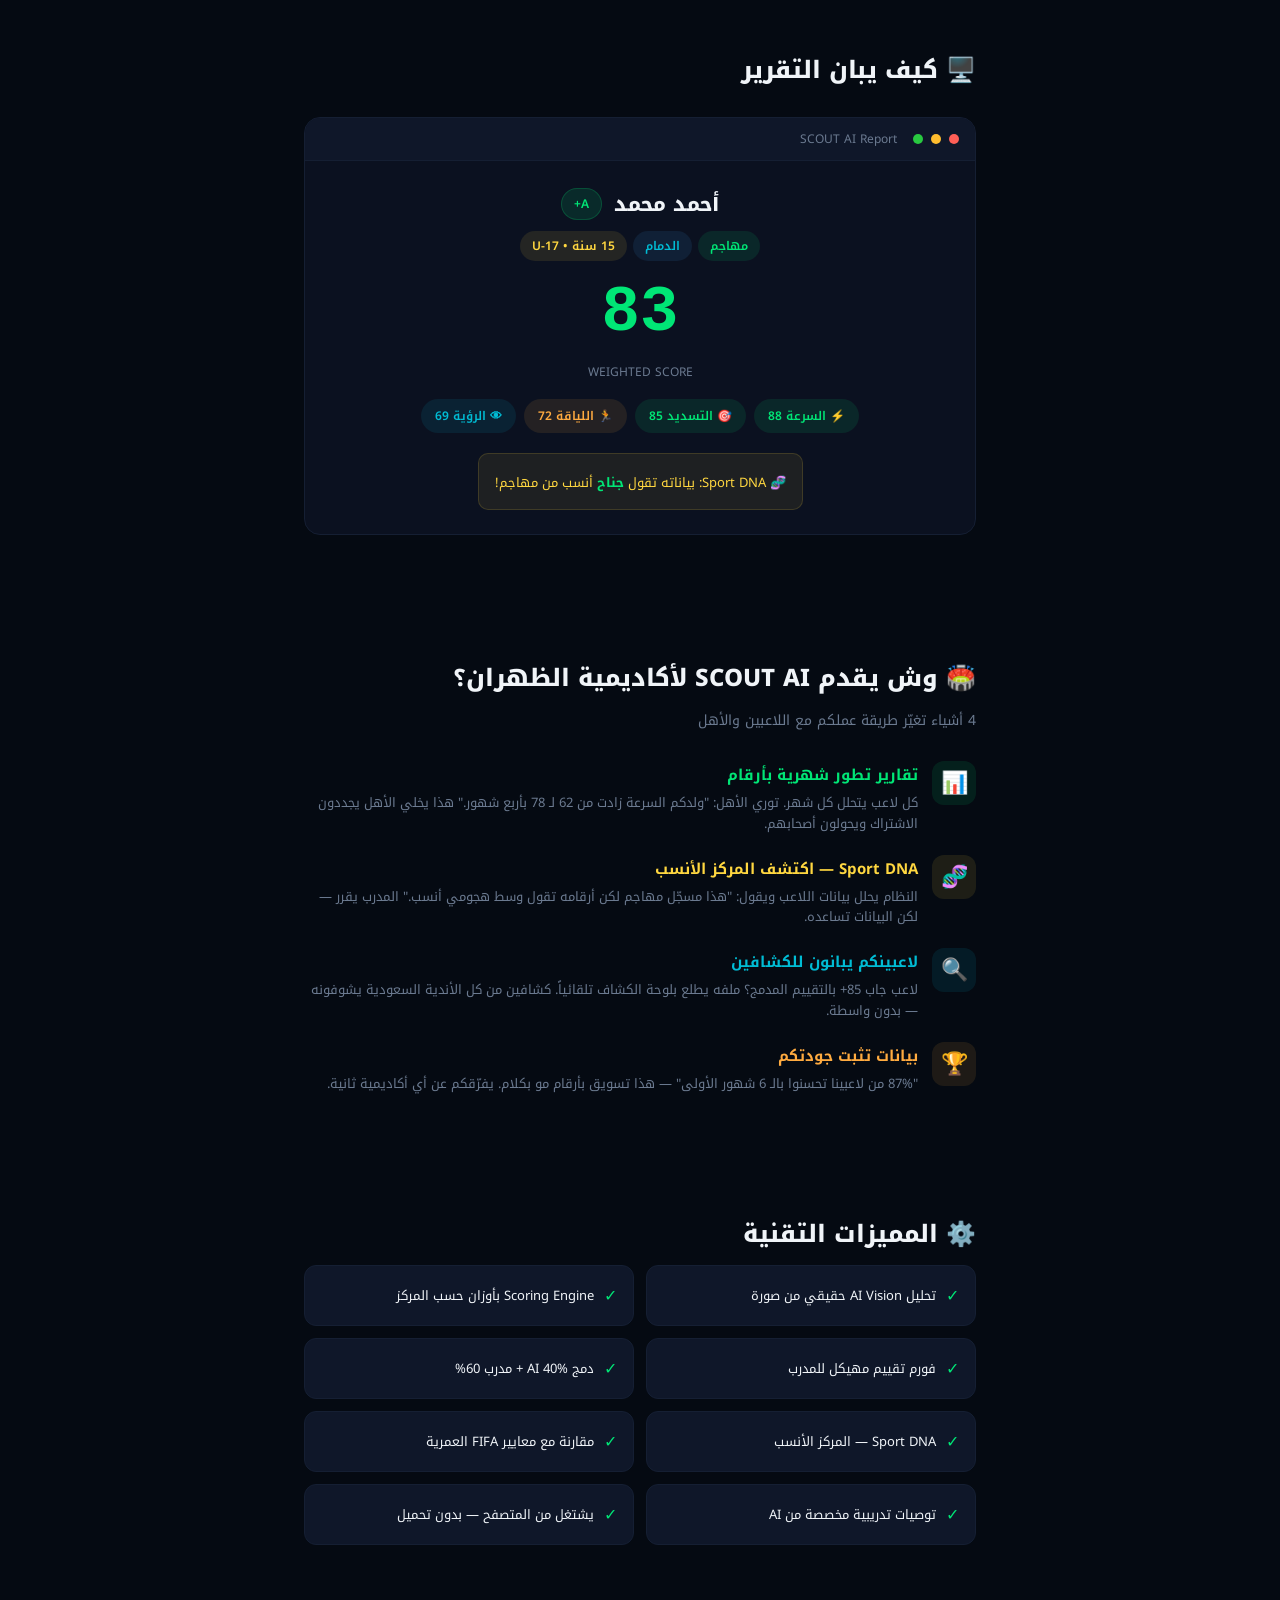
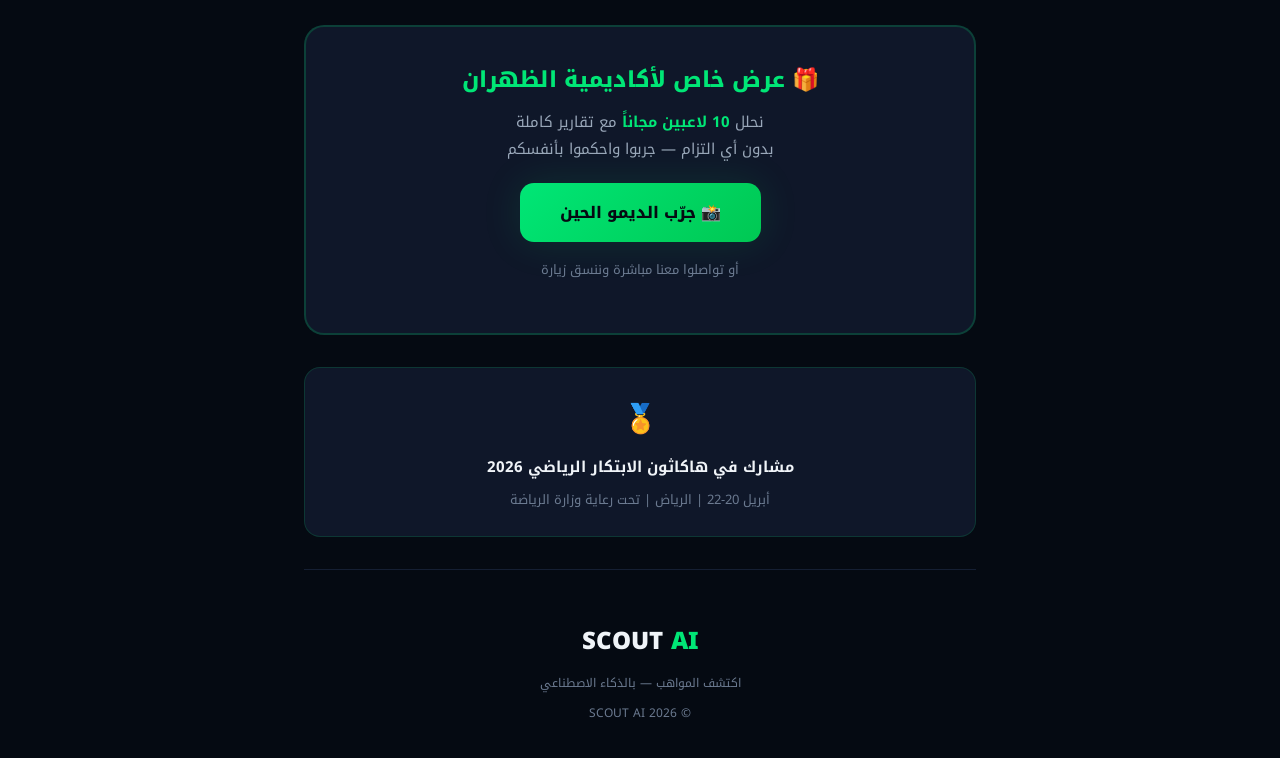
<file: pages/academy.html>
<!DOCTYPE html>
<html lang="ar" dir="rtl">
<head>
<meta charset="UTF-8">
<meta name="viewport" content="width=device-width, initial-scale=1.0">
<title>SCOUT AI — للأكاديميات</title>
<link href="https://fonts.googleapis.com/css2?family=Noto+Kufi+Arabic:wght@400;500;600;700;800;900&display=swap" rel="stylesheet">
<style>
* { margin: 0; padding: 0; box-sizing: border-box; }
:root {
  --bg: #050a12;
  --surface: #0b1120;
  --card: #0f1729;
  --accent: #00e676;
  --accent-glow: rgba(0,230,118,0.12);
  --text: #f0f4f8;
  --dim: #6b7a90;
  --mid: #9aa8ba;
  --border: #151f33;
  --gold: #ffd740;
  --cyan: #00bcd4;
  --warn: #ffab40;
}
body { background: var(--bg); color: var(--text); font-family: 'Noto Kufi Arabic', sans-serif; overflow-x: hidden; }
a { color: var(--accent); text-decoration: none; }

/* Ambient */
.glow { position: fixed; width: 500px; height: 500px; border-radius: 50%; filter: blur(120px); pointer-events: none; z-index: 0; }
.glow-1 { top: -200px; right: -100px; background: radial-gradient(circle, var(--accent-glow), transparent 70%); }
.glow-2 { bottom: -200px; left: -100px; background: radial-gradient(circle, rgba(0,188,212,0.06), transparent 70%); }

.container { max-width: 720px; margin: 0 auto; padding: 0 24px; position: relative; z-index: 1; }

/* Hero */
.hero { padding: 80px 0 60px; text-align: center; }
.logo-box { width: 80px; height: 80px; border-radius: 20px; background: linear-gradient(135deg, var(--accent), #00c853); display: flex; align-items: center; justify-content: center; margin: 0 auto 20px; box-shadow: 0 0 50px var(--accent-glow); font-size: 36px; }
.hero h1 { font-size: clamp(32px, 6vw, 48px); font-weight: 900; letter-spacing: -1px; margin-bottom: 8px; }
.hero h1 span { color: var(--accent); }
.hero .sub { font-size: 18px; color: var(--mid); line-height: 1.8; margin-bottom: 12px; }
.hero .for { display: inline-block; padding: 6px 20px; border-radius: 30px; background: var(--accent-glow); border: 1px solid rgba(0,230,118,0.2); color: var(--accent); font-size: 14px; font-weight: 600; margin-bottom: 32px; }

/* CTA Button */
.cta { display: inline-block; padding: 16px 48px; border-radius: 14px; background: linear-gradient(135deg, var(--accent), #00c853); color: var(--bg); font-size: 18px; font-weight: 800; box-shadow: 0 0 40px var(--accent-glow); transition: all 0.3s; cursor: pointer; border: none; }
.cta:hover { box-shadow: 0 0 60px rgba(0,230,118,0.3); transform: translateY(-2px); }

/* Section */
.section { padding: 48px 0; }
.section-title { font-size: 24px; font-weight: 800; margin-bottom: 8px; }
.section-desc { font-size: 14px; color: var(--dim); margin-bottom: 28px; line-height: 1.7; }

/* Cards */
.card { background: var(--card); border: 1px solid var(--border); border-radius: 16px; padding: 24px; margin-bottom: 16px; }
.card-accent { border-color: rgba(0,230,118,0.15); }

/* Problem cards */
.problem-grid { display: grid; grid-template-columns: 1fr 1fr; gap: 14px; }
@media (max-width: 500px) { .problem-grid { grid-template-columns: 1fr; } }
.problem-card { background: var(--card); border: 1px solid var(--border); border-radius: 14px; padding: 20px; }
.problem-card .icon { font-size: 28px; margin-bottom: 8px; }
.problem-card h3 { font-size: 15px; font-weight: 700; margin-bottom: 6px; color: #ff5252; }
.problem-card p { font-size: 13px; color: var(--dim); line-height: 1.6; }

/* Flow */
.flow { display: flex; gap: 12px; flex-wrap: wrap; justify-content: center; margin: 24px 0; }
.flow-step { flex: 1; min-width: 140px; text-align: center; padding: 20px 12px; background: var(--card); border: 1px solid var(--border); border-radius: 14px; }
.flow-step .num { width: 32px; height: 32px; border-radius: 50%; background: var(--accent); color: var(--bg); display: flex; align-items: center; justify-content: center; margin: 0 auto 8px; font-size: 14px; font-weight: 800; }
.flow-step .icon { font-size: 28px; margin-bottom: 6px; }
.flow-step h4 { font-size: 13px; font-weight: 700; margin-bottom: 4px; }
.flow-step p { font-size: 11px; color: var(--dim); }

/* Benefits */
.benefit { display: flex; gap: 14px; align-items: flex-start; margin-bottom: 20px; }
.benefit .icon-box { width: 44px; height: 44px; border-radius: 12px; display: flex; align-items: center; justify-content: center; font-size: 22px; flex-shrink: 0; }
.benefit h3 { font-size: 15px; font-weight: 700; margin-bottom: 4px; }
.benefit p { font-size: 13px; color: var(--dim); line-height: 1.6; }

/* Features list */
.features { display: grid; grid-template-columns: 1fr 1fr; gap: 12px; }
@media (max-width: 500px) { .features { grid-template-columns: 1fr; } }
.feature { display: flex; gap: 10px; align-items: center; padding: 14px 16px; background: var(--card); border: 1px solid var(--border); border-radius: 12px; }
.feature .check { color: var(--accent); font-size: 16px; flex-shrink: 0; }
.feature span { font-size: 13px; }

/* Offer */
.offer-box { background: var(--card); border: 2px solid rgba(0,230,118,0.2); border-radius: 20px; padding: 32px; text-align: center; margin: 32px 0; }
.offer-box h2 { font-size: 22px; font-weight: 800; color: var(--accent); margin-bottom: 8px; }
.offer-box p { font-size: 15px; color: var(--mid); line-height: 1.8; margin-bottom: 20px; }

/* Footer */
.footer { text-align: center; padding: 48px 0 32px; border-top: 1px solid var(--border); }
.footer p { font-size: 12px; color: var(--dim); }

/* Demo preview */
.demo-preview { background: var(--surface); border: 1px solid var(--border); border-radius: 16px; overflow: hidden; margin: 24px 0; }
.demo-bar { background: var(--card); padding: 10px 16px; display: flex; align-items: center; gap: 8px; border-bottom: 1px solid var(--border); }
.demo-dot { width: 10px; height: 10px; border-radius: 50%; }
.demo-content { padding: 24px; text-align: center; }
.demo-content .big-score { font-size: 64px; font-weight: 900; color: var(--accent); font-family: 'JetBrains Mono', monospace; margin: 12px 0; }
.demo-skills { display: flex; gap: 8px; justify-content: center; flex-wrap: wrap; margin-top: 16px; }
.demo-skill { padding: 6px 14px; border-radius: 20px; font-size: 12px; font-weight: 600; }

/* Badge */
.badge { display: inline-block; padding: 4px 12px; border-radius: 20px; font-size: 12px; font-weight: 600; }
</style>
</head>
<body>
<div class="glow glow-1"></div>
<div class="glow glow-2"></div>

<div class="container">
  <!-- ═══ HERO ═══ -->
  <div class="hero">
    <div class="logo-box">⚡</div>
    <h1>SCOUT <span>AI</span></h1>
    <div class="sub">نظام ذكاء اصطناعي لتحليل وتقييم لاعبي كرة القدم الناشئين</div>
    <div class="for">🏟️ مصمم خصيصاً للأكاديميات الرياضية</div>
    <br><br>
    <a href="https://claude.ai" class="cta">🎬 جرّب الديمو الحي</a>
    <p style="font-size: 12px; color: var(--dim); margin-top: 12px;">يعمل من المتصفح — بدون تحميل</p>
  </div>

  <!-- ═══ PROBLEM ═══ -->
  <div class="section">
    <div class="section-title">😤 المشكلة اللي تواجه كل أكاديمية</div>
    <div class="section-desc">4 تحديات أساسية تعيق نمو الأكاديميات الرياضية في السعودية</div>
    <div class="problem-grid">
      <div class="problem-card">
        <div class="icon">📊</div>
        <h3>ما في أرقام</h3>
        <p>الأهل يسألون "ولدي تحسّن؟" والمدرب ما عنده بيانات يوريهم — يضيع التجديد</p>
      </div>
      <div class="problem-card">
        <div class="icon">🔍</div>
        <h3>المواهب مو باينة</h3>
        <p>عندك لاعب ممتاز وما أحد يدري عنه — الكشافين ما يوصلون لك</p>
      </div>
      <div class="problem-card">
        <div class="icon">📋</div>
        <h3>تقييم شخصي</h3>
        <p>كل مدرب يقيّم بطريقته — ما في معيار موحد يثبت جودة الأكاديمية</p>
      </div>
      <div class="problem-card">
        <div class="icon">🏆</div>
        <h3>كيف أتميز؟</h3>
        <p>المنافسة شديدة — كيف تثبت إنك أحسن من الأكاديمية اللي بالشارع الثاني؟</p>
      </div>
    </div>
  </div>

  <!-- ═══ SOLUTION ═══ -->
  <div class="section">
    <div class="section-title">✅ SCOUT AI يحل كل هذا</div>
    <div class="section-desc">نظام هجين: ذكاء اصطناعي + تقييم المدرب = تقرير موثوق</div>

    <div class="flow">
      <div class="flow-step">
        <div class="num">1</div>
        <div class="icon">📸</div>
        <h4>صوّر اللاعب</h4>
        <p>صورة أثناء التمرين تكفي</p>
      </div>
      <div class="flow-step">
        <div class="num">2</div>
        <div class="icon">🧠</div>
        <h4>AI يحلل</h4>
        <p>تحليل حقيقي للبنية والحركة</p>
      </div>
      <div class="flow-step">
        <div class="num">3</div>
        <div class="icon">📋</div>
        <h4>المدرب يقيّم</h4>
        <p>تقييم مهني مهيكل</p>
      </div>
      <div class="flow-step">
        <div class="num">4</div>
        <div class="icon">📊</div>
        <h4>تقرير احترافي</h4>
        <p>أرقام + radar + توصيات</p>
      </div>
    </div>
  </div>

  <!-- ═══ DEMO PREVIEW ═══ -->
  <div class="section">
    <div class="section-title">🖥️ كيف يبان التقرير</div>
    <div class="demo-preview">
      <div class="demo-bar">
        <div class="demo-dot" style="background:#ff5f57"></div>
        <div class="demo-dot" style="background:#ffbd2e"></div>
        <div class="demo-dot" style="background:#28c940"></div>
        <span style="font-size:12px; color:var(--dim); margin-right:8px">SCOUT AI Report</span>
      </div>
      <div class="demo-content">
        <div style="display:flex; align-items:center; justify-content:center; gap:12px; margin-bottom:8px">
          <span style="font-size:20px; font-weight:800;">أحمد محمد</span>
          <span class="badge" style="background:rgba(0,230,118,0.12); color:var(--accent); border:1px solid rgba(0,230,118,0.2)">A+</span>
        </div>
        <div style="display:flex; gap:6px; justify-content:center; flex-wrap:wrap; margin-bottom:16px;">
          <span class="badge" style="background:rgba(0,230,118,0.1); color:var(--accent)">مهاجم</span>
          <span class="badge" style="background:rgba(66,165,245,0.1); color:var(--cyan)">الدمام</span>
          <span class="badge" style="background:rgba(255,215,64,0.1); color:var(--gold)">15 سنة • U-17</span>
        </div>
        <div class="big-score">83</div>
        <div style="font-size:12px; color:var(--dim)">WEIGHTED SCORE</div>
        <div class="demo-skills">
          <span class="demo-skill" style="background:rgba(0,230,118,0.1); color:var(--accent)">⚡ السرعة 88</span>
          <span class="demo-skill" style="background:rgba(0,230,118,0.1); color:var(--accent)">🎯 التسديد 85</span>
          <span class="demo-skill" style="background:rgba(255,171,64,0.1); color:var(--warn)">🏃 اللياقة 72</span>
          <span class="demo-skill" style="background:rgba(0,188,212,0.1); color:var(--cyan)">👁 الرؤية 69</span>
        </div>
        <div style="margin-top:20px; padding:12px 16px; background:rgba(255,215,64,0.08); border:1px solid rgba(255,215,64,0.15); border-radius:10px; display:inline-block;">
          <span style="font-size:13px; color:var(--gold)">🧬 Sport DNA: بياناته تقول <strong style="color:var(--accent)">جناح</strong> أنسب من مهاجم!</span>
        </div>
      </div>
    </div>
  </div>

  <!-- ═══ BENEFITS FOR ACADEMY ═══ -->
  <div class="section">
    <div class="section-title">🏟️ وش يقدم SCOUT AI لأكاديمية الظهران؟</div>
    <div class="section-desc">4 أشياء تغيّر طريقة عملكم مع اللاعبين والأهل</div>

    <div class="benefit">
      <div class="icon-box" style="background:rgba(0,230,118,0.1)">📊</div>
      <div>
        <h3 style="color:var(--accent)">تقارير تطور شهرية بأرقام</h3>
        <p>كل لاعب يتحلل كل شهر. توري الأهل: "ولدكم السرعة زادت من 62 لـ 78 بأربع شهور." هذا يخلي الأهل يجددون الاشتراك ويحولون أصحابهم.</p>
      </div>
    </div>

    <div class="benefit">
      <div class="icon-box" style="background:rgba(255,215,64,0.1)">🧬</div>
      <div>
        <h3 style="color:var(--gold)">Sport DNA — اكتشف المركز الأنسب</h3>
        <p>النظام يحلل بيانات اللاعب ويقول: "هذا مسجّل مهاجم لكن أرقامه تقول وسط هجومي أنسب." المدرب يقرر — لكن البيانات تساعده.</p>
      </div>
    </div>

    <div class="benefit">
      <div class="icon-box" style="background:rgba(0,188,212,0.1)">🔍</div>
      <div>
        <h3 style="color:var(--cyan)">لاعبينكم يبانون للكشافين</h3>
        <p>لاعب جاب 85+ بالتقييم المدمج؟ ملفه يطلع بلوحة الكشاف تلقائياً. كشافين من كل الأندية السعودية يشوفونه — بدون واسطة.</p>
      </div>
    </div>

    <div class="benefit">
      <div class="icon-box" style="background:rgba(255,171,64,0.1)">🏆</div>
      <div>
        <h3 style="color:var(--warn)">بيانات تثبت جودتكم</h3>
        <p>"87% من لاعبينا تحسنوا بالـ 6 شهور الأولى" — هذا تسويق بأرقام مو بكلام. يفرّقكم عن أي أكاديمية ثانية.</p>
      </div>
    </div>
  </div>

  <!-- ═══ FEATURES ═══ -->
  <div class="section">
    <div class="section-title">⚙️ المميزات التقنية</div>
    <div class="features">
      <div class="feature"><span class="check">✓</span><span>تحليل AI Vision حقيقي من صورة</span></div>
      <div class="feature"><span class="check">✓</span><span>Scoring Engine بأوزان حسب المركز</span></div>
      <div class="feature"><span class="check">✓</span><span>فورم تقييم مهيكل للمدرب</span></div>
      <div class="feature"><span class="check">✓</span><span>دمج AI 40% + مدرب 60%</span></div>
      <div class="feature"><span class="check">✓</span><span>Sport DNA — المركز الأنسب</span></div>
      <div class="feature"><span class="check">✓</span><span>مقارنة مع معايير FIFA العمرية</span></div>
      <div class="feature"><span class="check">✓</span><span>توصيات تدريبية مخصصة من AI</span></div>
      <div class="feature"><span class="check">✓</span><span>يشتغل من المتصفح — بدون تحميل</span></div>
    </div>
  </div>

  <!-- ═══ OFFER ═══ -->
  <div class="offer-box">
    <h2>🎁 عرض خاص لأكاديمية الظهران</h2>
    <p>
      نحلل <strong style="color:var(--accent)">10 لاعبين مجاناً</strong> مع تقارير كاملة
      <br>
      بدون أي التزام — جربوا واحكموا بأنفسكم
    </p>
    <a href="https://claude.ai" class="cta" style="font-size:16px; padding:14px 40px;">📸 جرّب الديمو الحين</a>
    <p style="margin-top:16px; font-size:13px; color:var(--dim)">أو تواصلوا معنا مباشرة وننسق زيارة</p>
  </div>

  <!-- ═══ HACKATHON ═══ -->
  <div class="card card-accent" style="text-align:center; margin-bottom:32px;">
    <div style="font-size:28px; margin-bottom:8px;">🏅</div>
    <div style="font-size:15px; font-weight:700; margin-bottom:6px;">مشارك في هاكاثون الابتكار الرياضي 2026</div>
    <div style="font-size:13px; color:var(--dim);">أبريل 20-22 | الرياض | تحت رعاية وزارة الرياضة</div>
  </div>

  <!-- ═══ FOOTER ═══ -->
  <div class="footer">
    <div style="font-size:24px; font-weight:900; margin-bottom:8px;">SCOUT <span style="color:var(--accent)">AI</span></div>
    <p>اكتشف المواهب — بالذكاء الاصطناعي</p>
    <p style="margin-top:8px;">© 2026 SCOUT AI</p>
  </div>
</div>

</body>
</html>
</file>
<file: css/style.css>
:root {
  --bg: #050a12;
  --surface: #0a1018;
  --card: #0d1520;
  --accent: #00e676;
  --accent-dim: #00c853;
  --accent-glow: rgba(0,230,118,0.12);
  --accent-strong: rgba(0,230,118,0.3);
  --text: #f0f4f8;
  --dim: #6b7a90;
  --mid: #9aa8ba;
  --border: #151f33;
  --gold: #ffd740;
  --cyan: #00bcd4;
  --danger: #ff5252;
  --warn: #ffab40;
  --purple: #b388ff;
  --font: 'Noto Kufi Arabic', sans-serif;
}

* { margin: 0; padding: 0; box-sizing: border-box; }
body { background: var(--bg); color: var(--text); font-family: var(--font); overflow-x: hidden; line-height: 1.6; }
a { color: var(--accent); text-decoration: none; transition: all 0.3s; }
img { max-width: 100%; }

/* ═══ NAV ═══ */
.nav { position: fixed; top: 0; width: 100%; z-index: 100; background: rgba(5,10,18,0.85); backdrop-filter: blur(20px); border-bottom: 1px solid var(--border); }
.nav-inner { max-width: 1100px; margin: 0 auto; padding: 14px 24px; display: flex; align-items: center; justify-content: space-between; gap: 16px; }
.nav-logo { font-size: 20px; font-weight: 900; color: var(--text); }
.nav-logo span { color: var(--accent); }
.nav-links { display: flex; gap: 24px; }
.nav-links a { color: var(--dim); font-size: 14px; font-weight: 600; }
.nav-links a:hover, .nav-links a.active { color: var(--accent); }
.nav-cta { padding: 8px 20px; border-radius: 10px; background: var(--accent); color: var(--bg); font-size: 13px; font-weight: 700; }
@media (max-width: 768px) {
  .nav-links { display: none; }
  .nav-cta { font-size: 12px; padding: 6px 14px; }
}

/* ═══ HERO ═══ */
.hero { min-height: 100vh; display: flex; align-items: center; justify-content: center; text-align: center; padding: 100px 24px 60px; position: relative; overflow: hidden; }
.hero-content { position: relative; z-index: 1; max-width: 700px; }
.hero-badge { display: inline-block; padding: 6px 18px; border-radius: 30px; background: var(--accent-glow); border: 1px solid rgba(0,230,118,0.15); color: var(--accent); font-size: 13px; font-weight: 600; margin-bottom: 24px; }
.logo-icon { width: 80px; height: 80px; border-radius: 20px; background: linear-gradient(135deg, var(--accent), var(--accent-dim)); display: flex; align-items: center; justify-content: center; margin: 0 auto 20px; font-size: 36px; box-shadow: 0 0 50px var(--accent-glow); animation: glow 3s infinite; }
.hero h1 { font-size: clamp(40px, 8vw, 64px); font-weight: 900; letter-spacing: -2px; margin-bottom: 8px; }
.accent { color: var(--accent); }
.hero-sub { font-size: clamp(16px, 3vw, 20px); color: var(--mid); margin-bottom: 8px; }
.hero-desc { font-size: 14px; color: var(--dim); max-width: 500px; margin: 0 auto 32px; line-height: 1.8; }
.hero-btns { display: flex; gap: 14px; justify-content: center; flex-wrap: wrap; margin-bottom: 56px; }
.hero-stats { display: flex; gap: 48px; justify-content: center; flex-wrap: wrap; }
.stat { text-align: center; }
.stat-num { display: block; font-size: 28px; font-weight: 800; color: var(--accent); font-family: 'JetBrains Mono', monospace; }
.stat-label { font-size: 12px; color: var(--dim); }

/* ═══ GLOW ═══ */
.glow { position: absolute; width: 500px; height: 500px; border-radius: 50%; filter: blur(120px); pointer-events: none; }
.glow-1 { top: -200px; right: -100px; background: radial-gradient(circle, var(--accent-glow), transparent 70%); }
.glow-2 { bottom: -200px; left: -100px; background: radial-gradient(circle, rgba(0,188,212,0.06), transparent 70%); }

/* ═══ BUTTONS ═══ */
.btn { display: inline-block; padding: 14px 32px; border-radius: 12px; font-family: var(--font); font-size: 15px; font-weight: 700; cursor: pointer; transition: all 0.3s; border: none; }
.btn-primary { background: linear-gradient(135deg, var(--accent), var(--accent-dim)); color: var(--bg); box-shadow: 0 4px 24px var(--accent-glow); }
.btn-primary:hover { box-shadow: 0 6px 32px var(--accent-strong); transform: translateY(-2px); }
.btn-outline { background: transparent; color: var(--accent); border: 2px solid rgba(0,230,118,0.3); }
.btn-outline:hover { border-color: var(--accent); background: var(--accent-glow); }
.btn-sm { padding: 8px 18px; font-size: 13px; border-radius: 10px; }
.btn-lg { padding: 18px 48px; font-size: 18px; }
.btn-gold { background: linear-gradient(135deg, var(--gold), #ffab00); color: var(--bg); }
.btn-cyan { background: linear-gradient(135deg, var(--cyan), #0097a7); color: var(--bg); }

/* ═══ SECTIONS ═══ */
.section { padding: 80px 24px; }
.section-dark { background: var(--surface); }
.container { max-width: 1000px; margin: 0 auto; }
.section-title { font-size: clamp(22px, 4vw, 30px); font-weight: 800; text-align: center; margin-bottom: 8px; }
.section-desc { font-size: 15px; color: var(--dim); text-align: center; margin-bottom: 40px; }

/* ═══ GRIDS ═══ */
.grid-4 { display: grid; grid-template-columns: repeat(auto-fit, minmax(200px, 1fr)); gap: 16px; }
.grid-3 { display: grid; grid-template-columns: repeat(auto-fit, minmax(260px, 1fr)); gap: 18px; }

/* ═══ PROBLEM CARDS ═══ */
.problem-card { background: var(--card); border: 1px solid var(--border); border-radius: 16px; padding: 24px; text-align: center; transition: all 0.3s; }
.problem-card:hover { border-color: rgba(255,82,82,0.3); transform: translateY(-3px); }
.problem-icon { font-size: 32px; display: block; margin-bottom: 10px; }
.problem-card h3 { font-size: 16px; font-weight: 700; color: var(--danger); margin-bottom: 6px; }
.problem-card p { font-size: 13px; color: var(--dim); line-height: 1.7; }

/* ═══ FLOW ═══ */
.flow { display: flex; align-items: center; justify-content: center; gap: 12px; flex-wrap: wrap; }
.flow-step { flex: 1; min-width: 160px; text-align: center; padding: 24px 16px; background: var(--card); border: 1px solid var(--border); border-radius: 16px; transition: all 0.3s; }
.flow-step:hover { border-color: rgba(0,230,118,0.2); transform: translateY(-2px); }
.flow-num { width: 36px; height: 36px; border-radius: 50%; background: var(--accent); color: var(--bg); display: flex; align-items: center; justify-content: center; margin: 0 auto 10px; font-size: 15px; font-weight: 800; }
.flow-icon { font-size: 32px; margin-bottom: 8px; }
.flow-step h4 { font-size: 14px; font-weight: 700; margin-bottom: 4px; }
.flow-step p { font-size: 12px; color: var(--dim); }
.flow-arrow { font-size: 20px; color: var(--accent); font-weight: 700; }
@media (max-width: 600px) { .flow-arrow { display: none; } }

/* ═══ FEATURE CARDS ═══ */
.feature-card { background: var(--card); border: 1px solid var(--border); border-radius: 16px; padding: 24px; transition: all 0.3s; }
.feature-card:hover { border-color: rgba(0,230,118,0.2); transform: translateY(-3px); box-shadow: 0 8px 32px var(--accent-glow); }
.feature-icon { width: 48px; height: 48px; border-radius: 14px; display: flex; align-items: center; justify-content: center; font-size: 24px; margin-bottom: 14px; }
.feature-card h3 { font-size: 16px; font-weight: 700; margin-bottom: 6px; }
.feature-card p { font-size: 13px; color: var(--dim); line-height: 1.7; }

/* ═══ WHO CARDS ═══ */
.who-card { background: var(--card); border: 1px solid var(--border); border-radius: 20px; padding: 32px; text-align: center; transition: all 0.3s; }
.who-card:hover { border-color: rgba(0,230,118,0.2); transform: translateY(-3px); }
.who-emoji { font-size: 40px; display: block; margin-bottom: 12px; }
.who-card h3 { font-size: 18px; font-weight: 700; margin-bottom: 8px; }
.who-card p { font-size: 13px; color: var(--dim); line-height: 1.7; margin-bottom: 16px; }

/* ═══ CTA SECTION ═══ */
.cta-section { position: relative; overflow: hidden; }

/* ═══ FOOTER ═══ */
.footer { border-top: 1px solid var(--border); padding: 48px 24px 24px; }
.footer-inner { max-width: 1000px; margin: 0 auto; display: flex; justify-content: space-between; flex-wrap: wrap; gap: 24px; }
.footer-logo { font-size: 20px; font-weight: 900; margin-bottom: 6px; }
.footer-logo span { color: var(--accent); }
.footer p { font-size: 12px; color: var(--dim); }
.footer-links { display: flex; flex-direction: column; gap: 8px; }
.footer-links a { color: var(--dim); font-size: 13px; }
.footer-links a:hover { color: var(--accent); }
.footer-bottom { text-align: center; margin-top: 32px; padding-top: 16px; border-top: 1px solid var(--border); font-size: 12px; color: var(--dim); }

/* ═══ ANIMATIONS ═══ */
@keyframes glow { 0%,100% { box-shadow: 0 0 20px var(--accent-glow); } 50% { box-shadow: 0 0 50px var(--accent-strong); } }
@keyframes fadeUp { from { opacity: 0; transform: translateY(25px); } to { opacity: 1; transform: none; } }

/* ═══ ABOUT PAGE ═══ */
.about-hero { padding: 120px 24px 60px; text-align: center; }
.team-grid { display: grid; grid-template-columns: repeat(auto-fit, minmax(200px, 1fr)); gap: 16px; }
.team-card { background: var(--card); border: 1px solid var(--border); border-radius: 16px; padding: 24px; text-align: center; }
.team-card .emoji { font-size: 36px; margin-bottom: 10px; }
.team-card h3 { font-size: 15px; font-weight: 700; margin-bottom: 4px; }
.team-card p { font-size: 12px; color: var(--dim); }

/* ═══ RESPONSIVE ═══ */
@media (max-width: 480px) {
  .hero-stats { gap: 24px; }
  .stat-num { font-size: 22px; }
  .grid-4, .grid-3 { grid-template-columns: 1fr; }
}
</file>
